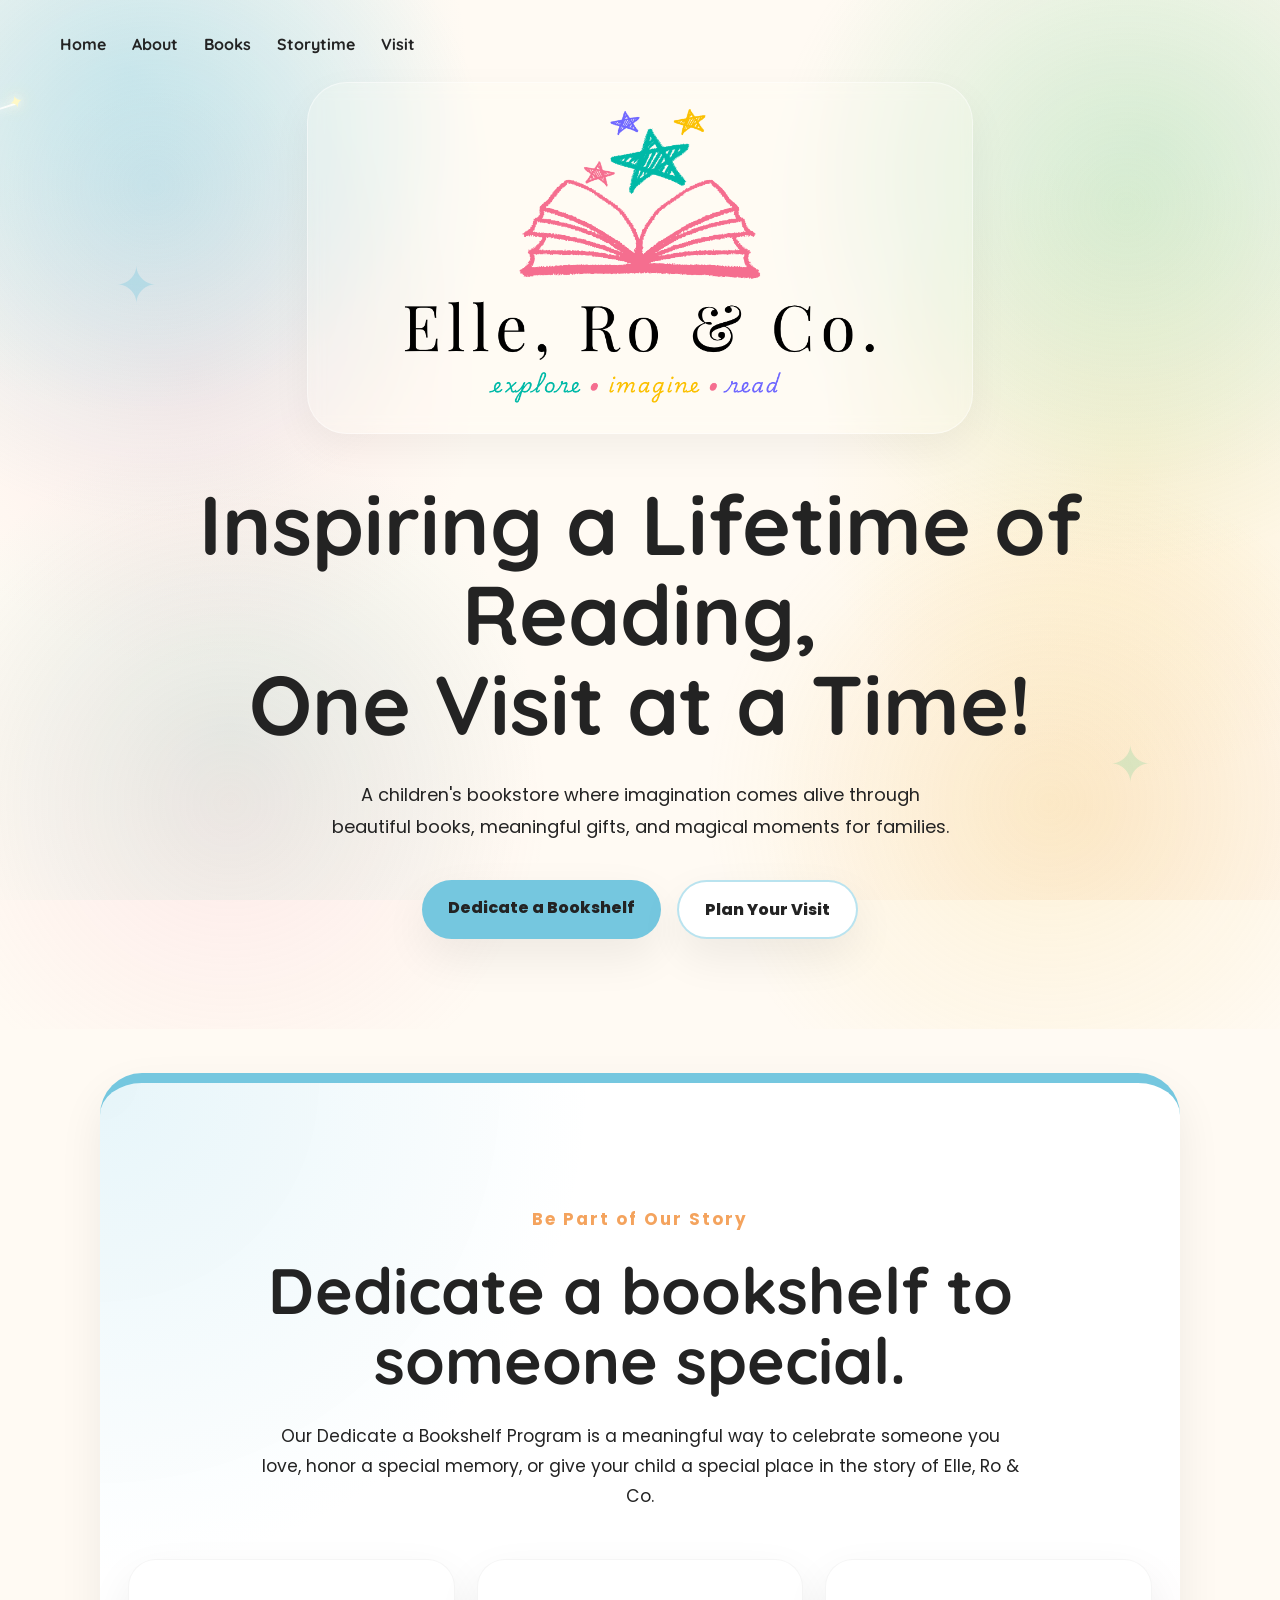
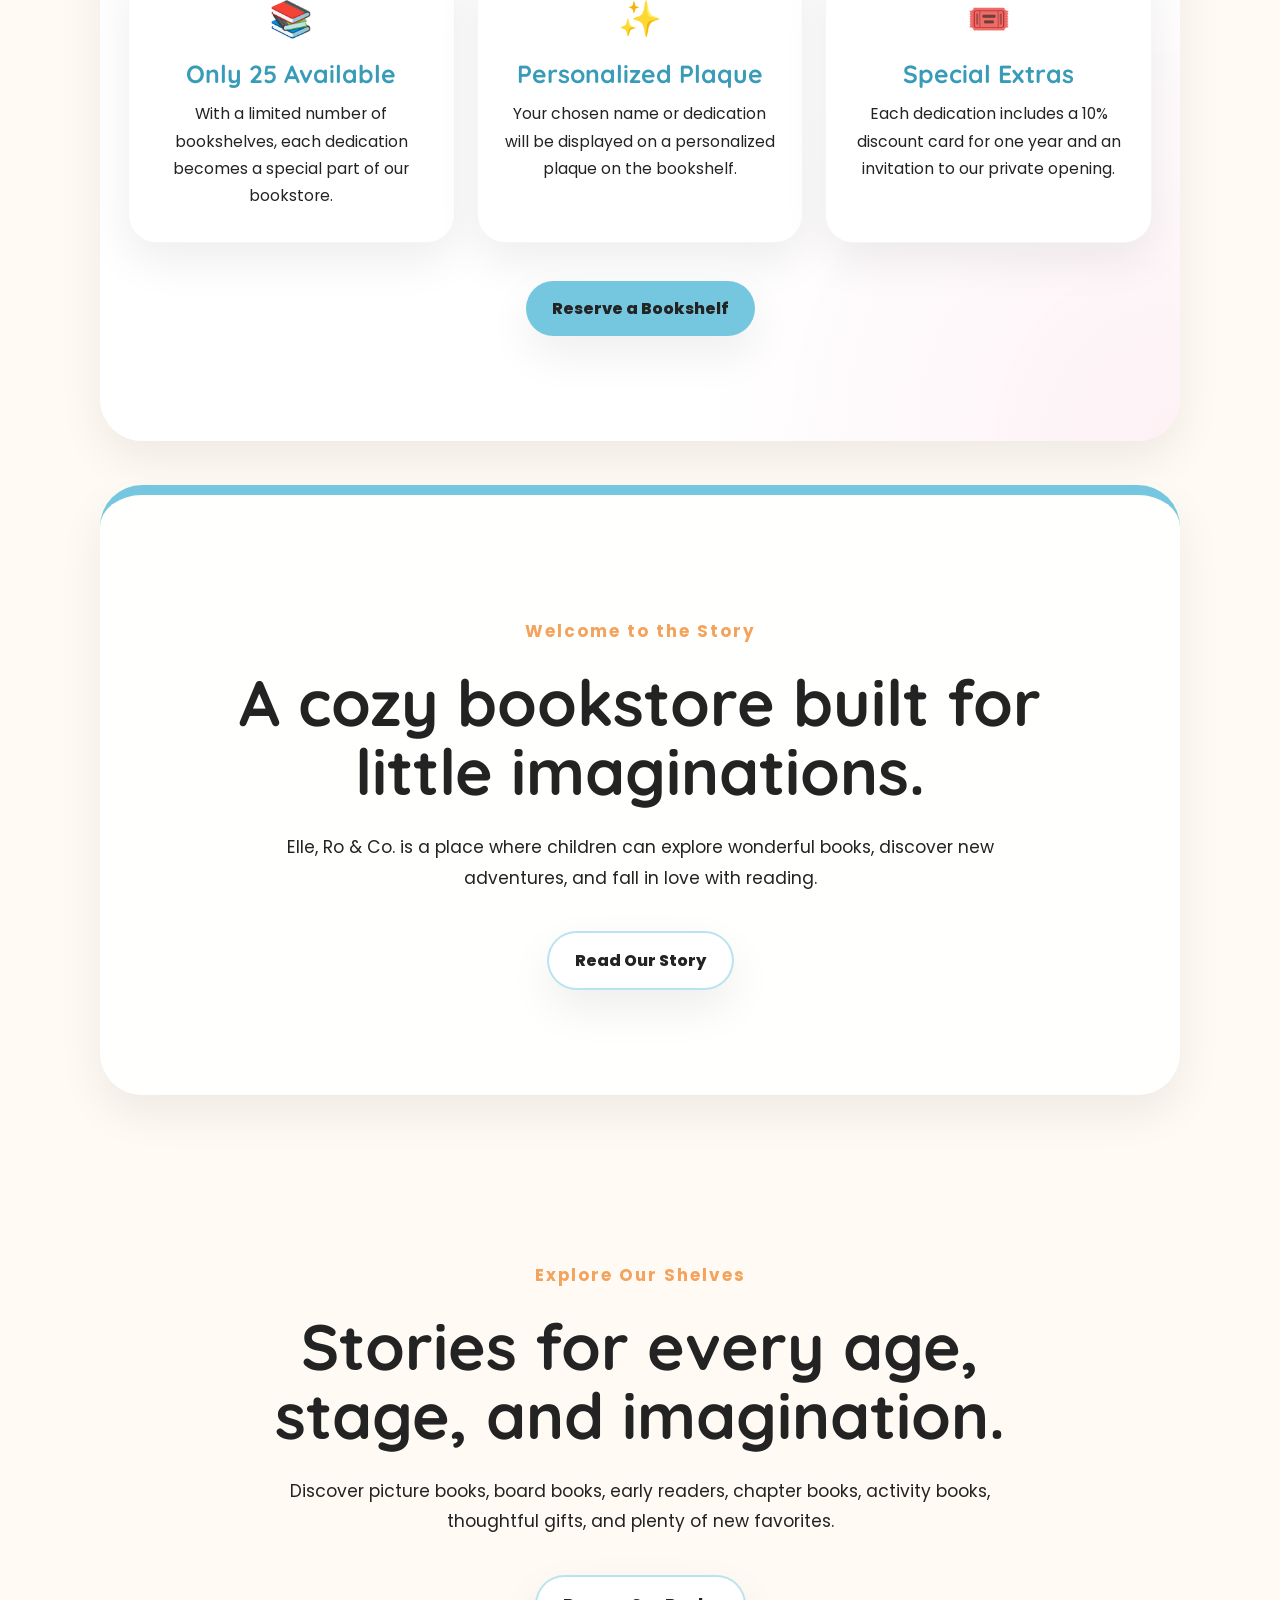
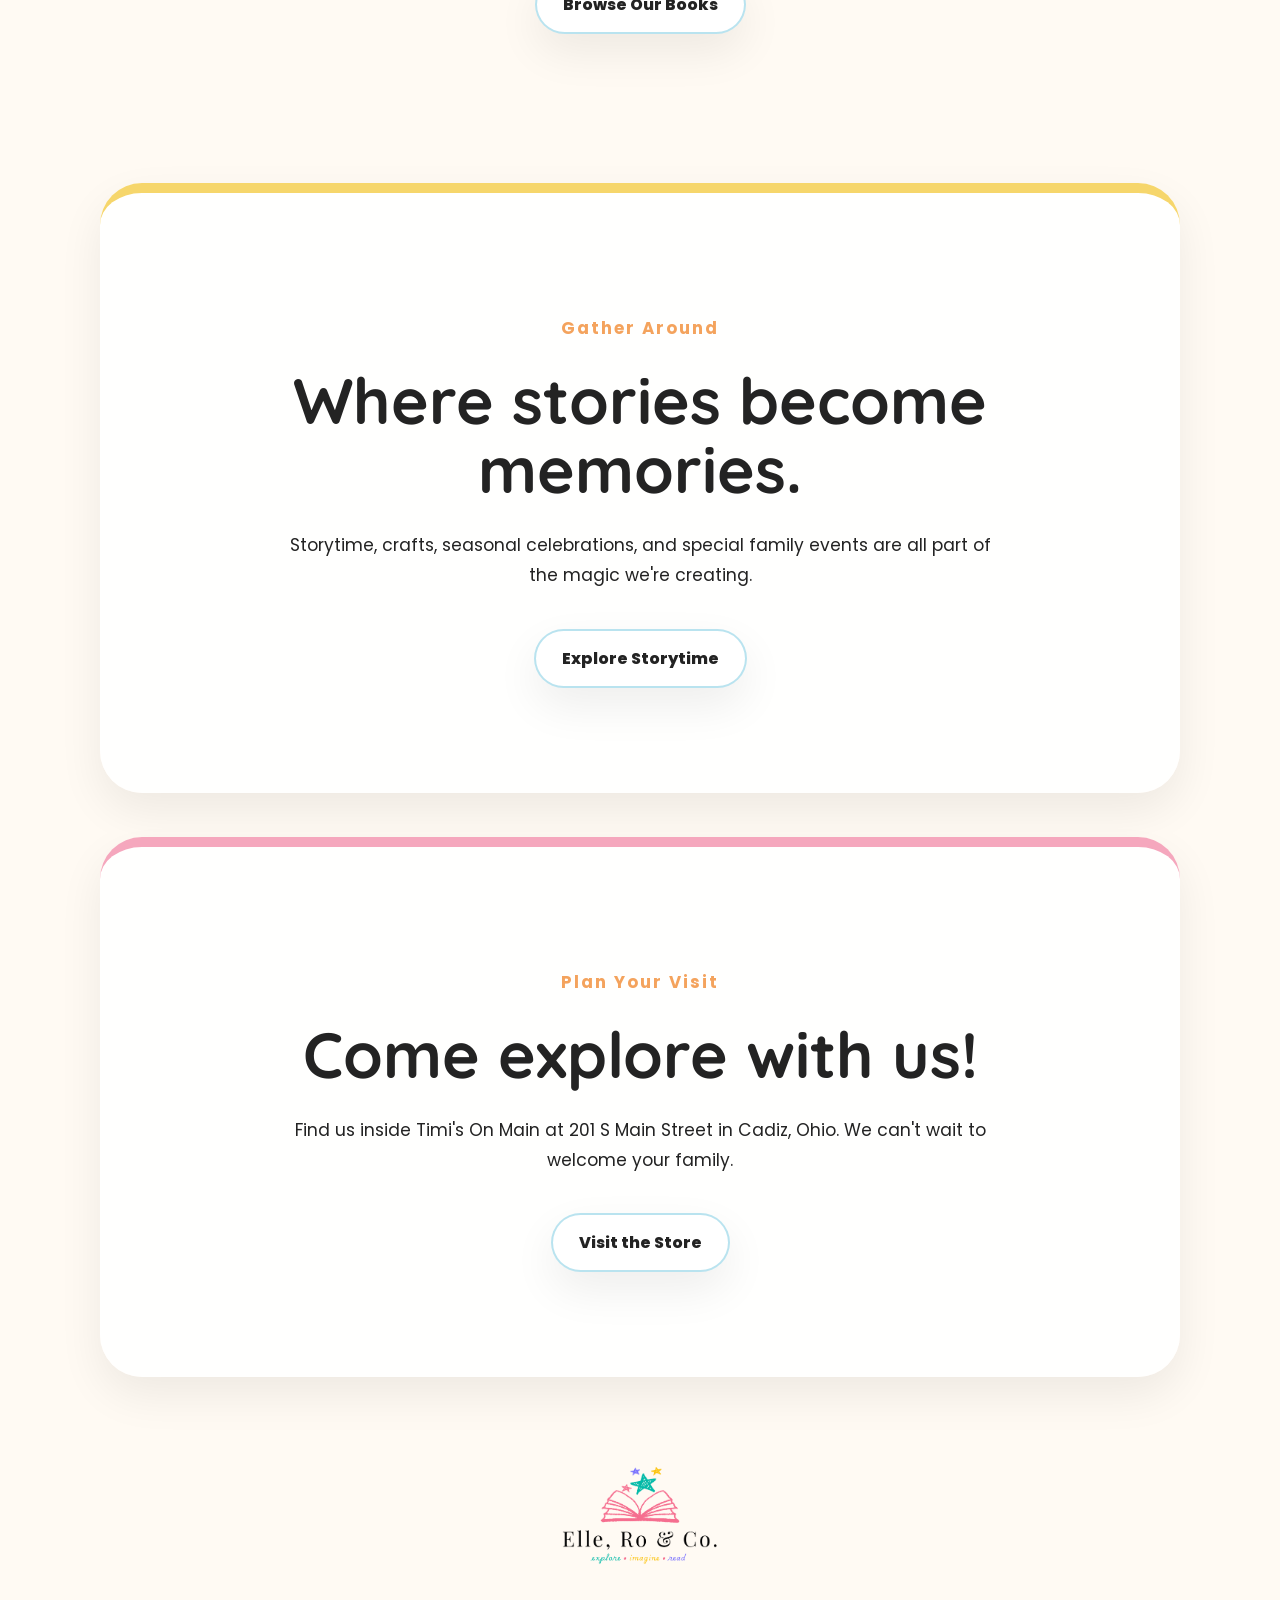
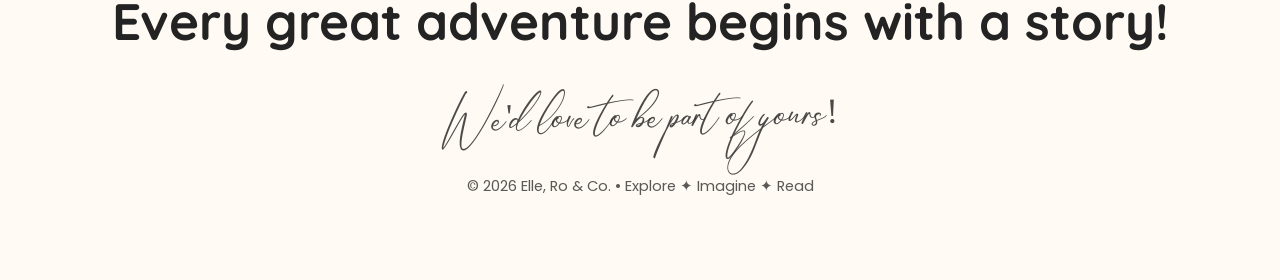
<file: index.html>
<!DOCTYPE html>
<html lang="en">
<head>
  <meta charset="UTF-8" />
  <meta name="viewport" content="width=device-width, initial-scale=1.0" />

  <title>Elle, Ro & Co. | Children’s Bookstore</title>

  <link rel="icon" type="image/png" href="/favicon.png" />
  <link rel="shortcut icon" type="image/png" href="/favicon.png" />
  <link rel="stylesheet" href="styles.css?v=2" />
</head>

<body>
  <div class="page-sparkles" aria-hidden="true">
  <span class="page-sparkle s1">✦</span>
  <span class="page-sparkle s2">✦</span>
  <span class="page-sparkle s3">✦</span>
  <span class="page-sparkle s4">✦</span>
  <span class="page-sparkle s5">✦</span>
  <span class="page-sparkle s6">✦</span>
  <span class="page-sparkle s7">✦</span>
  <span class="page-sparkle s8">✦</span>
  <span class="page-sparkle s9">✦</span>
  <span class="page-sparkle s10">✦</span>
  <span class="page-sparkle s11">✦</span>
  <span class="page-sparkle s12">✦</span>
  <span class="page-sparkle s13">✦</span>
  <span class="page-sparkle s14">✦</span>
  <span class="page-sparkle s15">✦</span>
  <span class="page-sparkle s16">✦</span>
</div>
  <header class="hero" id="home">
    <div class="shooting-star"></div>

    <nav class="nav">
     <div class="nav-links">
  <a href="index.html">Home</a>
  <a href="about.html">About</a>
  <a href="books.html">Books</a>
  <a href="storytime.html">Storytime</a>
  <a href="visit.html">Visit</a>
</div>

      <a href="index.html" class="logo-card">
        <img
          src="logo.png"
          alt="Elle, Ro & Co. logo"
          class="logo"
        />
      </a>
    </nav>

    <div class="hero-cloud cloud-one"></div>
    <div class="hero-cloud cloud-two"></div>

    <section class="hero-content">
      <h1>
        Inspiring a Lifetime of Reading,<br />
        One Visit at a Time!
      </h1>

      <p class="hero-text">
        A children's bookstore where imagination comes alive through beautiful
        books, meaningful gifts, and magical moments for families.
      </p>

     <div class="buttons">
  <a href="sponsor.html" class="btn primary">Dedicate a Bookshelf</a>
  <a href="visit.html" class="btn secondary">Plan Your Visit</a>
</div>
    </section>
  </header>

  <main>

  <section class="section bookshelf-feature">
    <p class="section-label">Be Part of Our Story</p>

    <h2>Dedicate a bookshelf to someone special.</h2>

    <p>
      Our Dedicate a Bookshelf Program is a meaningful way to celebrate
      someone you love, honor a special memory, or give your child a special
      place in the story of Elle, Ro &amp; Co.
    </p>

    <div class="dedication-details">

      <div class="dedication-card">
        <span>📚</span>
        <h3>Only 25 Available</h3>
        <p>
          With a limited number of bookshelves, each dedication becomes a
          special part of our bookstore.
        </p>
      </div>

      <div class="dedication-card">
        <span>✨</span>
        <h3>Personalized Plaque</h3>
        <p>
          Your chosen name or dedication will be displayed on a personalized
          plaque on the bookshelf.
        </p>
      </div>

      <div class="dedication-card">
        <span>🎟️</span>
        <h3>Special Extras</h3>
        <p>
          Each dedication includes a 10% discount card for one year and an
          invitation to our private opening.
        </p>
      </div>

    </div>

    <div class="buttons">
      <a href="sponsor.html" class="btn primary">
        Reserve a Bookshelf
      </a>
    </div>
  </section>


  <section class="section home-preview about">
    <p class="section-label">Welcome to the Story</p>

    <h2>A cozy bookstore built for little imaginations.</h2>

    <p>
      Elle, Ro &amp; Co. is a place where children can explore wonderful books,
      discover new adventures, and fall in love with reading.
    </p>

    <div class="buttons">
      <a href="about.html" class="btn secondary">Read Our Story</a>
    </div>
  </section>


  <section class="section home-preview books">
    <p class="section-label">Explore Our Shelves</p>

    <h2>Stories for every age, stage, and imagination.</h2>

    <p>
      Discover picture books, board books, early readers, chapter books,
      activity books, thoughtful gifts, and plenty of new favorites.
    </p>

    <div class="buttons">
      <a href="books.html" class="btn secondary">Browse Our Books</a>
    </div>
  </section>


  <section class="section home-preview events">
    <p class="section-label">Gather Around</p>

    <h2>Where stories become memories.</h2>

    <p>
      Storytime, crafts, seasonal celebrations, and special family events are
      all part of the magic we're creating.
    </p>

    <div class="buttons">
      <a href="storytime.html" class="btn secondary">
        Explore Storytime
      </a>
    </div>
  </section>


  <section class="section home-preview visit">
    <p class="section-label">Plan Your Visit</p>

    <h2>Come explore with us!</h2>

    <p>
      Find us inside Timi's On Main at 201 S Main Street in Cadiz, Ohio.
      We can't wait to welcome your family.
    </p>

    <div class="buttons">
      <a href="visit.html" class="btn secondary">Visit the Store</a>
    </div>
  </section>

</main>

  <footer class="footer">
    <img
      src="logo.png"
      alt="Elle, Ro & Co. logo"
      class="footer-logo"
    />

    <h2>Every great adventure begins with a story!</h2>

    <p class="signature-line">
      We'd love to be part of yours!
    </p>

    <p class="copyright">
      © 2026 Elle, Ro &amp; Co. • Explore ✦ Imagine ✦ Read
    </p>
  </footer>

  <script src="script.js"></script>
</body>
</html>
</file>
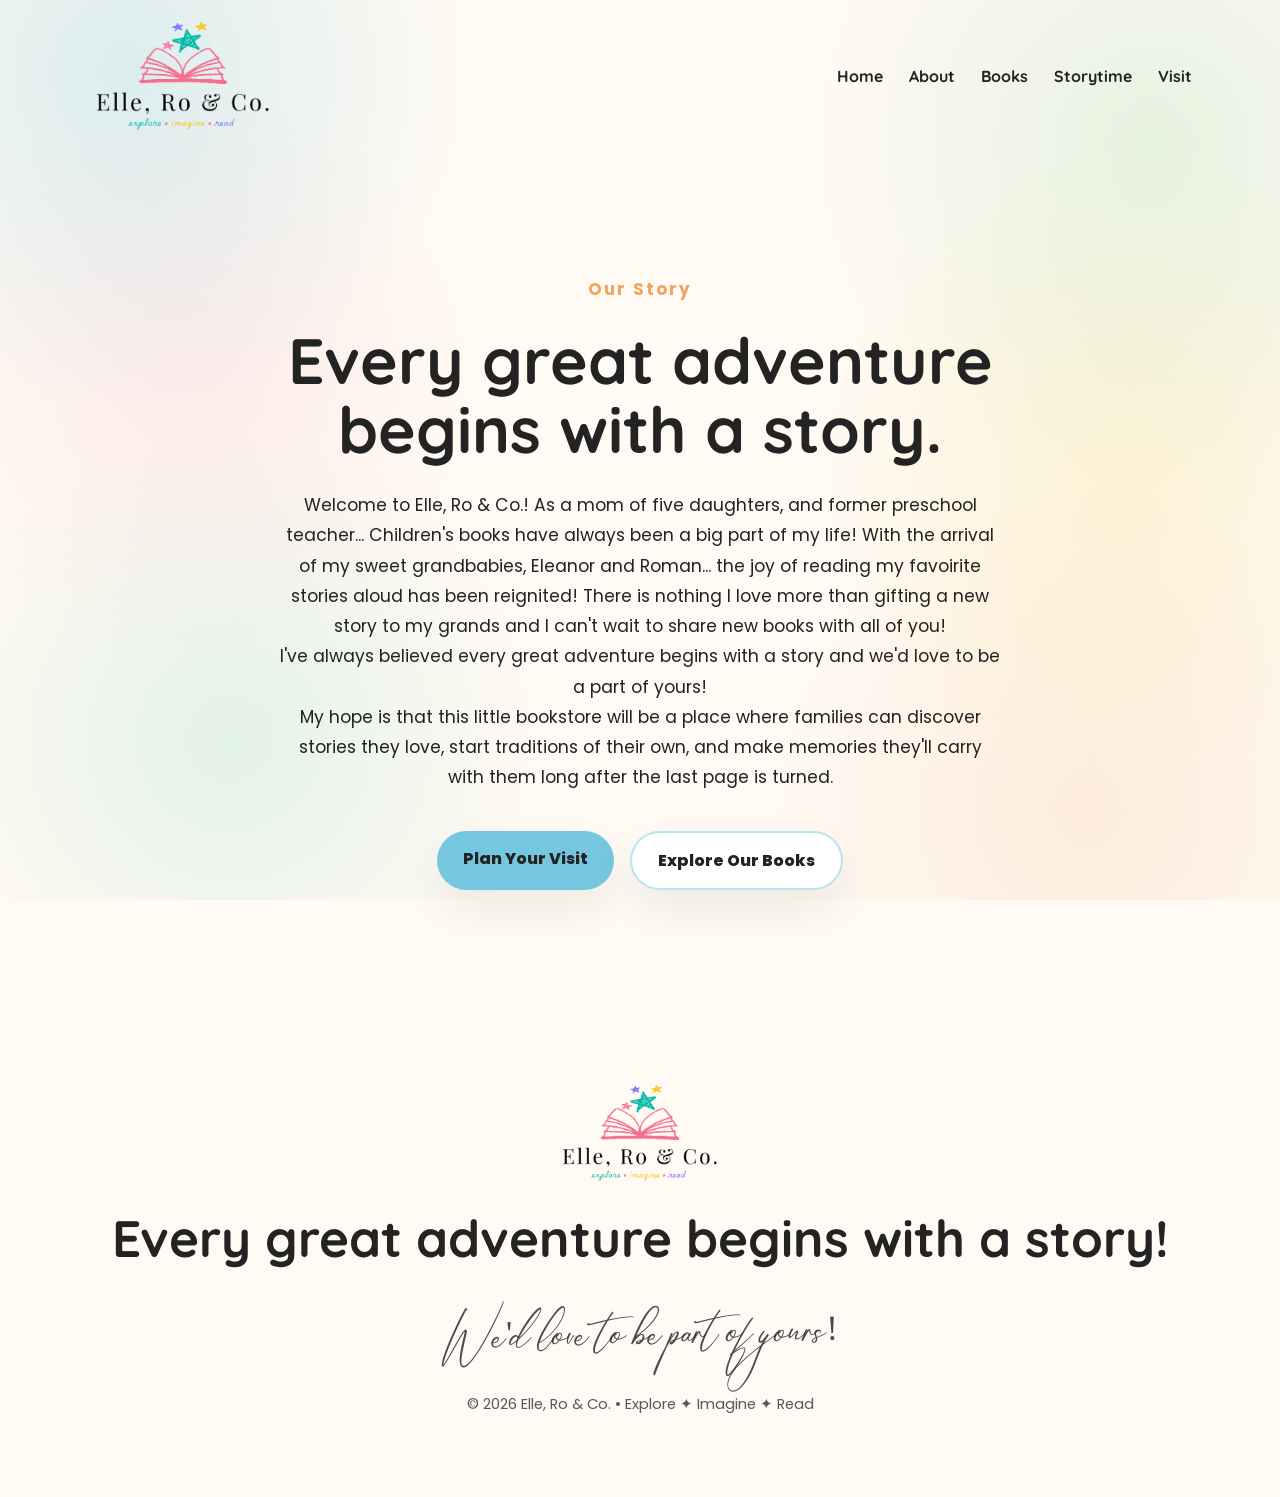
<file: about.html>
<!DOCTYPE html>
<html lang="en">
<head>
  <meta charset="UTF-8" />
  <meta name="viewport" content="width=device-width, initial-scale=1.0" />

  <title>Elle, Ro & Co. | Children’s Bookstore</title>

  <link rel="icon" type="image/png" href="/favicon.png" />
  <link rel="shortcut icon" type="image/png" href="/favicon.png" />
  <link rel="stylesheet" href="styles.css" />
</head>

<body>
  <div class="page-sparkles" aria-hidden="true">
  <span class="page-sparkle s1">✦</span>
  <span class="page-sparkle s2">✦</span>
  <span class="page-sparkle s3">✦</span>
  <span class="page-sparkle s4">✦</span>
  <span class="page-sparkle s5">✦</span>
  <span class="page-sparkle s6">✦</span>
  <span class="page-sparkle s7">✦</span>
  <span class="page-sparkle s8">✦</span>
  <span class="page-sparkle s9">✦</span>
  <span class="page-sparkle s10">✦</span>
  <span class="page-sparkle s11">✦</span>
  <span class="page-sparkle s12">✦</span>
  <span class="page-sparkle s13">✦</span>
  <span class="page-sparkle s14">✦</span>
  <span class="page-sparkle s15">✦</span>
  <span class="page-sparkle s16">✦</span>
</div>
  <header class="inner-header">
  <nav class="inner-nav">
    <a href="index.html" class="inner-logo-link">
      <img
        src="logo.png"
        alt="Elle, Ro & Co. logo"
        class="inner-logo"
      />
    </a>

    <div class="inner-nav-links">
      <a href="index.html">Home</a>
      <a href="about.html">About</a>
      <a href="books.html">Books</a>
      <a href="storytime.html">Storytime</a>
      <a href="visit.html">Visit</a>
    </div>
  </nav>
</header>
  <main>
  <section class="section about-page">
    <p class="section-label">Our Story</p>

    <h2>Every great adventure begins with a story.</h2>

    <p>
      Welcome to Elle, Ro &amp; Co.! As a mom of five daughters, and former preschool teacher... Children's books have always been a big part of my life! With the arrival of my sweet grandbabies, Eleanor and Roman... the joy of reading my favoirite stories aloud has been reignited! There is nothing I love more than gifting a new story to my grands and I can't wait to share new books with all of you!
    </p>

    <p>
      I've always believed every great adventure begins with a story and we'd love to be a part of yours!
    </p>

    <p>
      My hope is that this little bookstore will be a place where families can discover stories they love, start traditions of their own, and make memories they'll carry with them long after the last page is turned.
    </p>

    <div class="buttons">
      <a href="visit.html" class="btn primary">Plan Your Visit</a>
      <a href="books.html" class="btn secondary">Explore Our Books</a>
    </div>
  </section>
</main>

  <footer class="footer">
    <img
      src="logo.png"
      alt="Elle, Ro & Co. logo"
      class="footer-logo"
    />

    <h2>Every great adventure begins with a story!</h2>

    <p class="signature-line">
      We'd love to be part of yours!
    </p>

    <p class="copyright">
      © 2026 Elle, Ro &amp; Co. • Explore ✦ Imagine ✦ Read
    </p>
  </footer>

  <script src="script.js"></script>
</body>
</html>
</file>
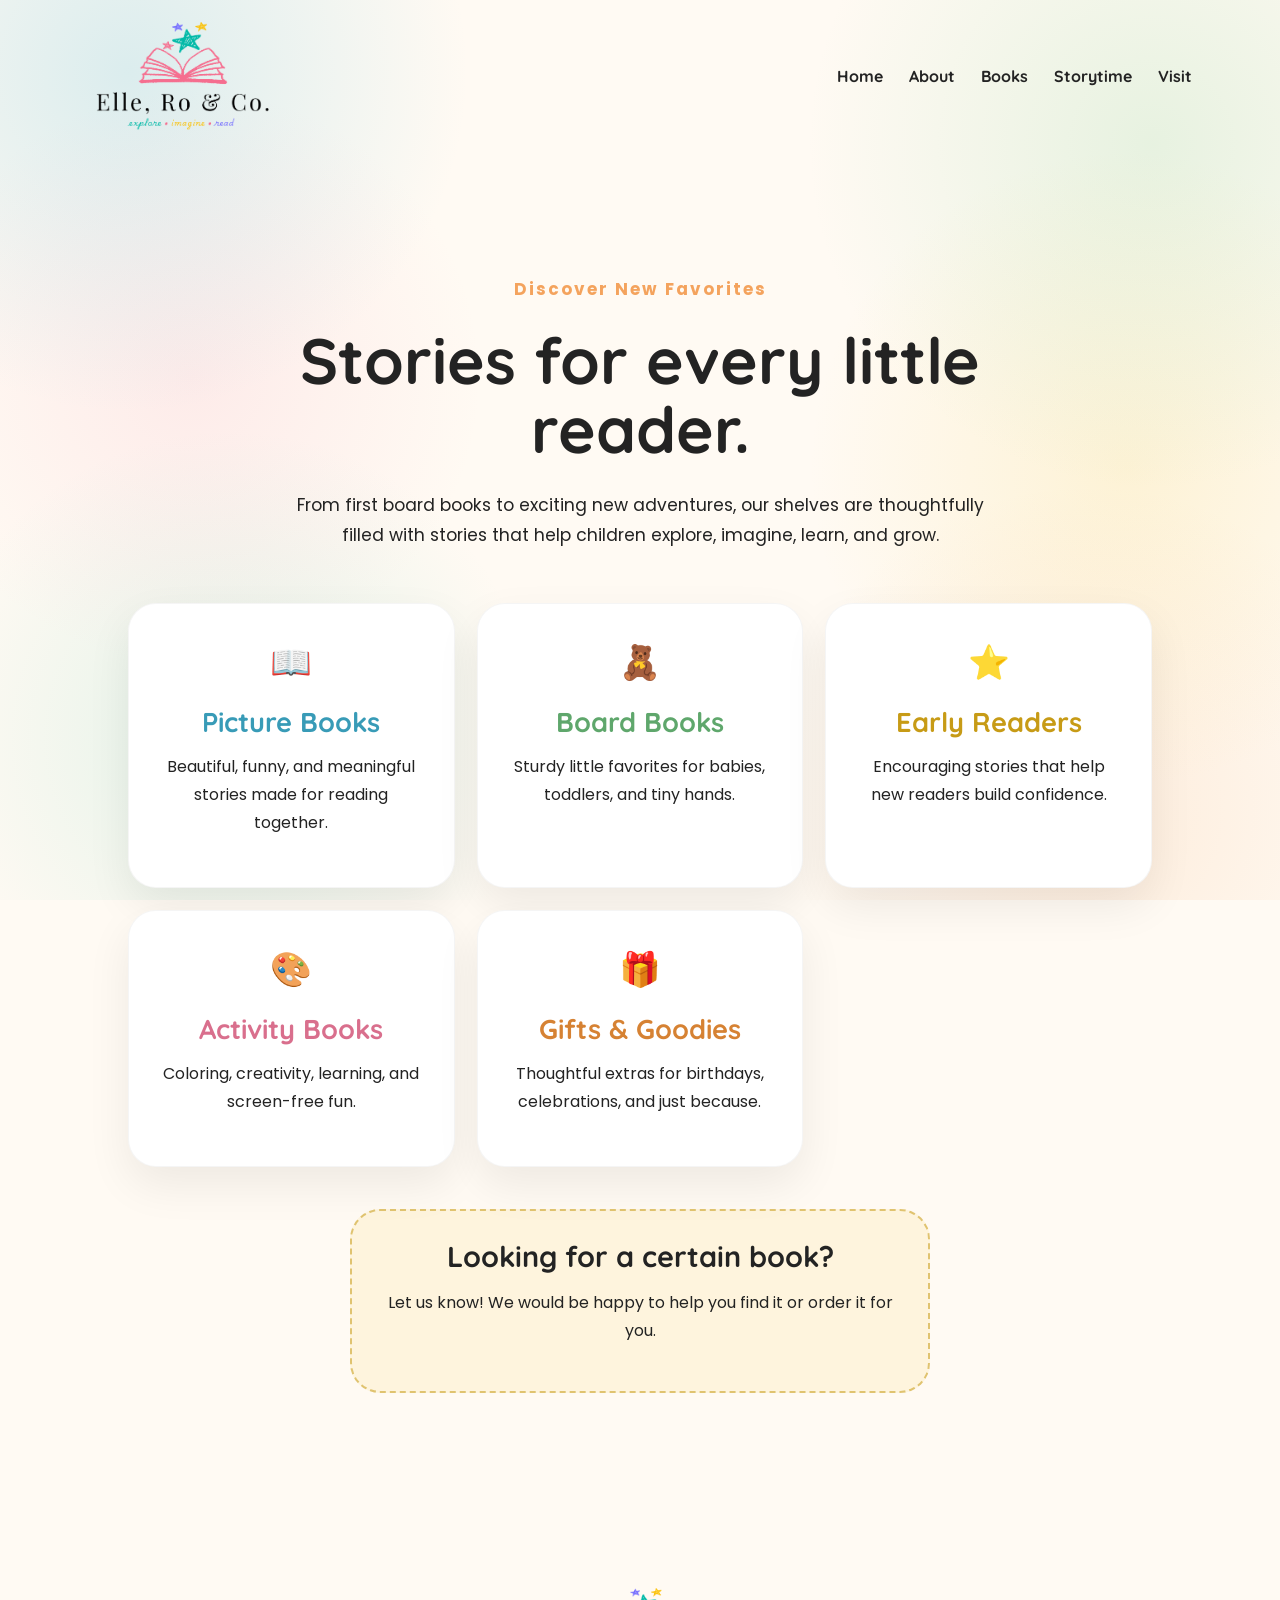
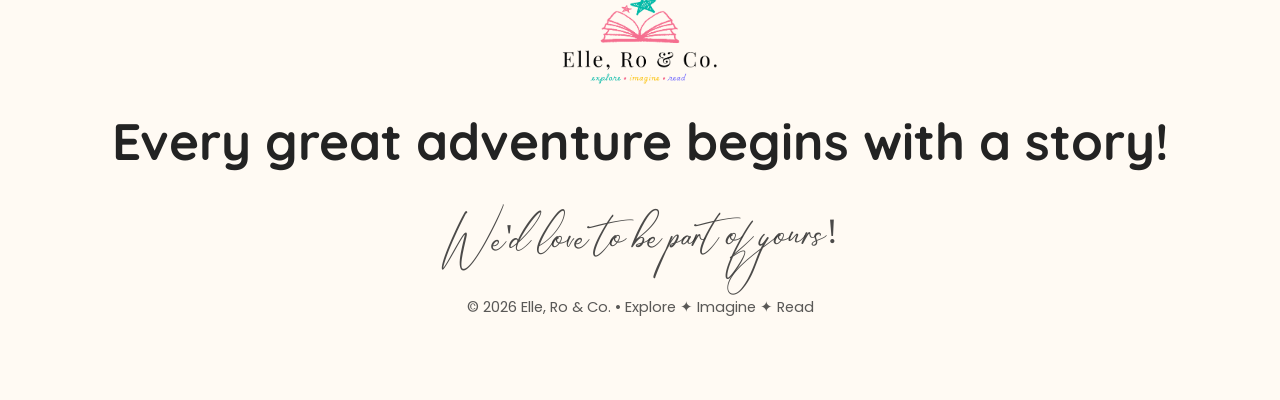
<file: books.html>
<!DOCTYPE html>
<html lang="en">
<head>
  <meta charset="UTF-8" />
  <meta name="viewport" content="width=device-width, initial-scale=1.0" />

  <title>Elle, Ro & Co. | Children’s Bookstore</title>

  <link rel="icon" type="image/png" href="/favicon.png" />
  <link rel="shortcut icon" type="image/png" href="/favicon.png" />
  <link rel="stylesheet" href="styles.css" />
</head>

<body>
  <div class="page-sparkles" aria-hidden="true">
  <span class="page-sparkle s1">✦</span>
  <span class="page-sparkle s2">✦</span>
  <span class="page-sparkle s3">✦</span>
  <span class="page-sparkle s4">✦</span>
  <span class="page-sparkle s5">✦</span>
  <span class="page-sparkle s6">✦</span>
  <span class="page-sparkle s7">✦</span>
  <span class="page-sparkle s8">✦</span>
  <span class="page-sparkle s9">✦</span>
  <span class="page-sparkle s10">✦</span>
  <span class="page-sparkle s11">✦</span>
  <span class="page-sparkle s12">✦</span>
  <span class="page-sparkle s13">✦</span>
  <span class="page-sparkle s14">✦</span>
  <span class="page-sparkle s15">✦</span>
  <span class="page-sparkle s16">✦</span>
</div>
  <header class="inner-header">
  <nav class="inner-nav">
    <a href="index.html" class="inner-logo-link">
      <img
        src="logo.png"
        alt="Elle, Ro & Co. logo"
        class="inner-logo"
      />
    </a>
    <div class="inner-nav-links">
      <a href="index.html">Home</a>
      <a href="about.html">About</a>
      <a href="books.html">Books</a>
      <a href="storytime.html">Storytime</a>
      <a href="visit.html">Visit</a>
    </div>
  </nav>
</header>
  <main>
  <section class="section books">
    <p class="section-label">Discover New Favorites</p>

    <h2>Stories for every little reader.</h2>

    <p>
      From first board books to exciting new adventures, our shelves are
      thoughtfully filled with stories that help children explore, imagine,
      learn, and grow.
    </p>

    <div class="book-grid">
      <article class="shelf-book blue">
        <span>📖</span>
        <h3>Picture Books</h3>
        <p>
          Beautiful, funny, and meaningful stories made for reading together.
        </p>
      </article>

      <article class="shelf-book green">
        <span>🧸</span>
        <h3>Board Books</h3>
        <p>
          Sturdy little favorites for babies, toddlers, and tiny hands.
        </p>
      </article>

      <article class="shelf-book yellow">
        <span>⭐</span>
        <h3>Early Readers</h3>
        <p>
          Encouraging stories that help new readers build confidence.
        </p>
      </article>

      <article class="shelf-book pink">
        <span>🎨</span>
        <h3>Activity Books</h3>
        <p>
          Coloring, creativity, learning, and screen-free fun.
        </p>
      </article>

      <article class="shelf-book orange">
        <span>🎁</span>
        <h3>Gifts &amp; Goodies</h3>
        <p>
          Thoughtful extras for birthdays, celebrations, and just because.
        </p>
      </article>
    </div>

    <div class="event-box">
      <h3>Looking for a certain book?</h3>

      <p>
        Let us know! We would be happy to help you find it or order it for you.
      </p>
    </div>
  </section>
</main>

  <footer class="footer">
    <img
      src="logo.png"
      alt="Elle, Ro & Co. logo"
      class="footer-logo"
    />

    <h2>Every great adventure begins with a story!</h2>

    <p class="signature-line">
      We'd love to be part of yours!
    </p>

    <p class="copyright">
      © 2026 Elle, Ro &amp; Co. • Explore ✦ Imagine ✦ Read
    </p>
  </footer>

  <script src="script.js"></script>
</body>
</html>
</file>
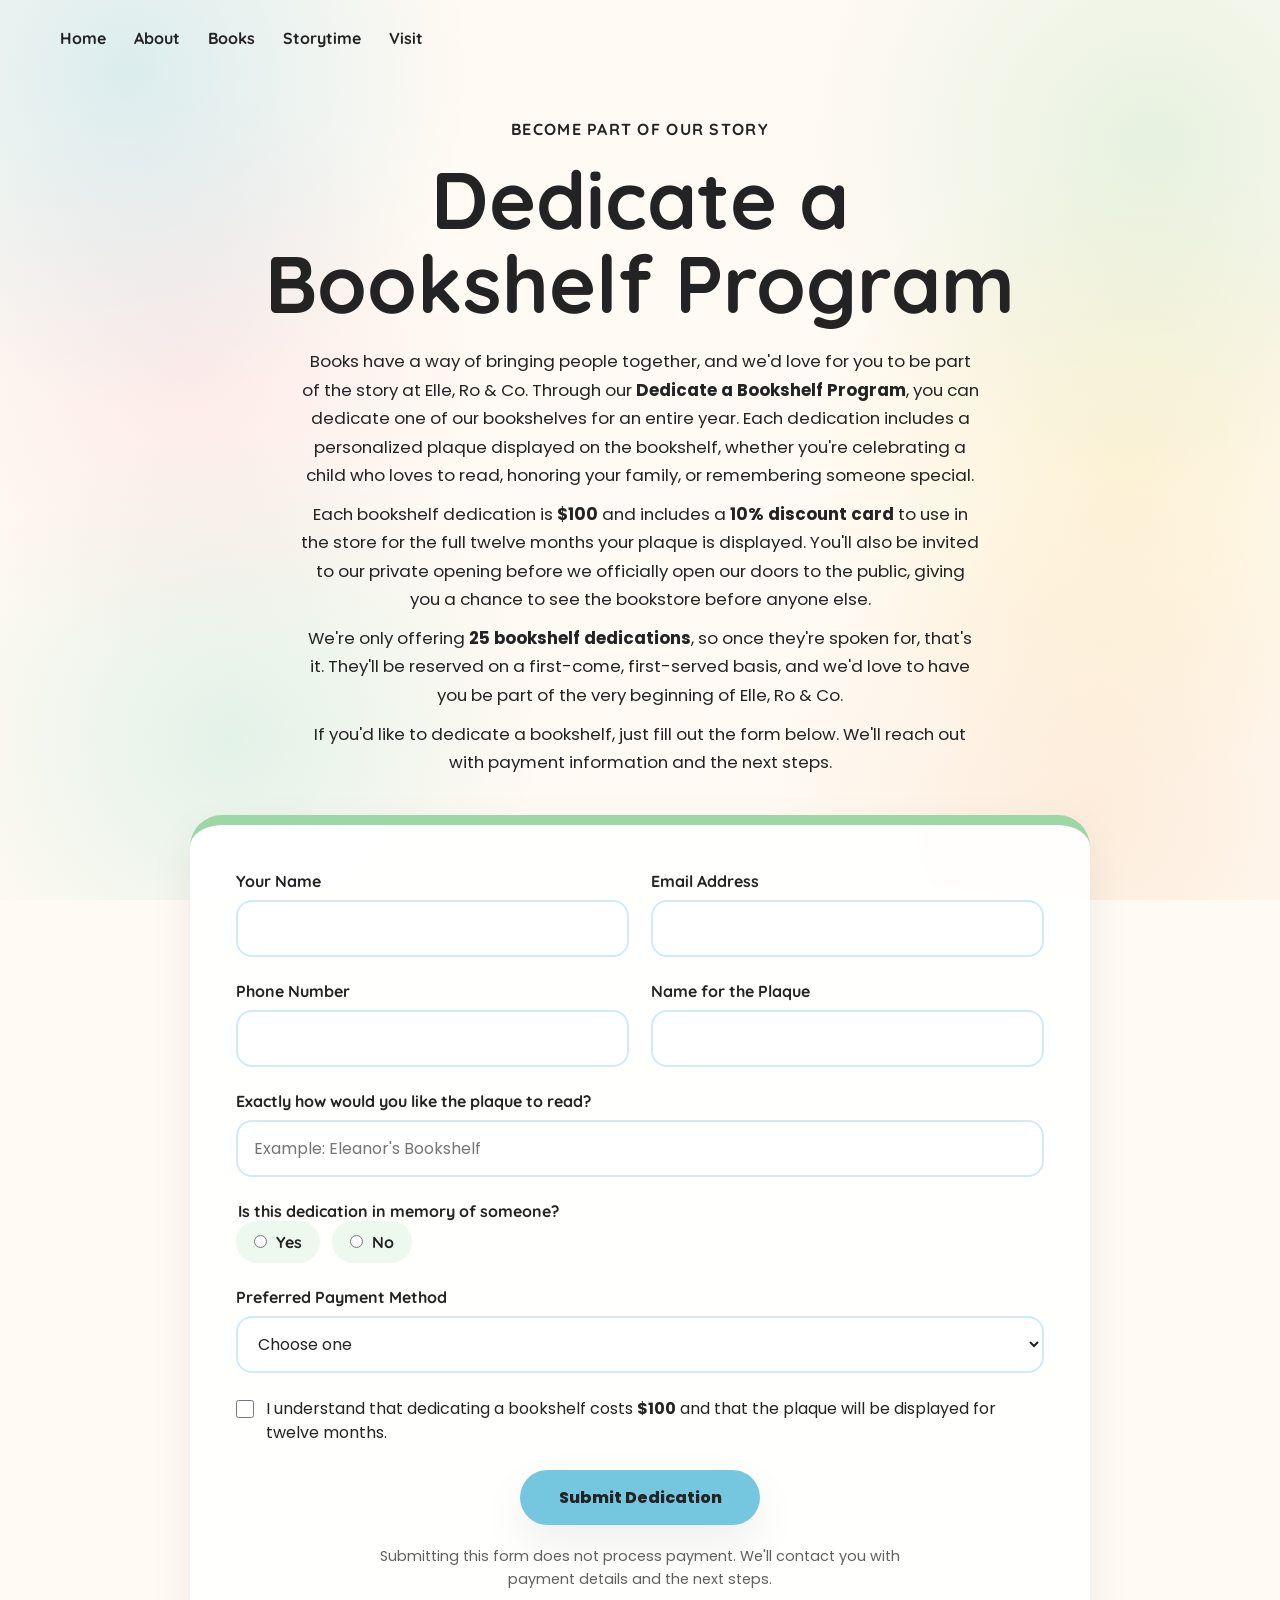
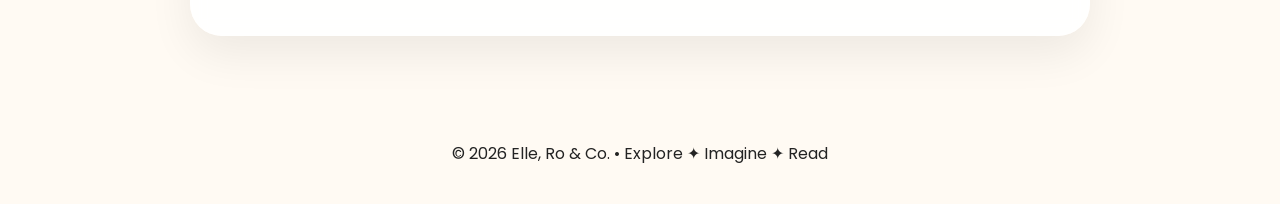
<file: sponsor.html>
<!DOCTYPE html>
<html lang="en">
<head>
  <meta charset="UTF-8" />
  <meta name="viewport" content="width=device-width, initial-scale=1.0" />

  <title>Dedicate a Bookshelf | Elle, Ro & Co.</title>

  <link rel="icon" type="image/png" href="favicon.png" />
  <link rel="shortcut icon" type="image/png" href="favicon.png" />

  <!-- Keep your main website stylesheet for fonts, colors, buttons, etc. -->
  <link rel="stylesheet" href="styles.css" />

  <style>
    /* =========================================
       SPONSOR PAGE RESET
    ========================================= */

    .sponsor-page-new,
    .sponsor-page-new * {
      box-sizing: border-box;
    }

    .sponsor-page-new {
      min-height: 100vh;
      margin: 0;
      overflow-x: hidden;
    }

    /* =========================================
       HEADER
    ========================================= */

    .sponsor-new-header {
      width: 100%;
      padding: 28px 24px 12px;
      position: relative;
      z-index: 2;
    }

    .sponsor-new-nav {
      width: 100%;
      max-width: 1160px;
      margin: 0 auto;
    }

    .sponsor-new-nav-links {
      display: flex;
      align-items: center;
      justify-content: flex-start;
      gap: 28px;
      flex-wrap: wrap;
    }

    .sponsor-new-nav-links a {
      text-decoration: none;
      color: var(--ink, #2f2f2f);
      font-family: 'Quicksand', sans-serif;
      font-weight: 700;
    }

    /* =========================================
       MAIN PAGE WRAPPER
    ========================================= */

    .sponsor-new-main {
      width: 100%;
      padding: 55px 24px 80px;
      position: relative;
      z-index: 1;
    }

    .sponsor-new-container {
      width: 100%;
      max-width: 900px;
      margin: 0 auto;
    }

    /* =========================================
       INTRO
    ========================================= */

    .sponsor-new-intro {
      width: 100%;
      max-width: 760px;
      margin: 0 auto 38px;
      text-align: center;
    }

    .sponsor-new-label {
      margin: 0 0 14px;
      font-family: 'Quicksand', sans-serif;
      font-weight: 700;
      letter-spacing: 0.08em;
      text-transform: uppercase;
    }

    .sponsor-new-title {
      margin: 0 0 22px;
      font-size: clamp(2.8rem, 7vw, 5rem);
      line-height: 1.05;
    }

    .sponsor-new-intro-text {
      max-width: 680px;
      margin: 10px auto 0;
      font-size: 1.05rem;
      line-height: 1.7;
    }

    /* =========================================
       FORM CARD
    ========================================= */

    .sponsor-new-card {
      width: 100%;
      padding: 46px;
      background: rgba(255, 255, 255, 0.92);
      border-top: 10px solid var(--green, #9bd8a5);
      border-radius: 32px;
      box-shadow: var(--shadow, 0 18px 45px rgba(0, 0, 0, 0.1));
      backdrop-filter: blur(8px);
    }

    .sponsor-new-form {
      width: 100%;
      display: grid;
      gap: 24px;
    }

    .sponsor-new-row {
      display: grid;
      grid-template-columns: repeat(2, minmax(0, 1fr));
      gap: 22px;
    }

    .sponsor-new-field {
      display: grid;
      gap: 9px;
      min-width: 0;
      margin: 0;
      padding: 0;
      border: 0;
    }

    .sponsor-new-field label,
    .sponsor-new-field legend {
      font-family: 'Quicksand', sans-serif;
      font-size: 1rem;
      font-weight: 700;
      color: var(--ink, #2f2f2f);
    }

    .sponsor-new-field input,
    .sponsor-new-field select {
      display: block;
      width: 100%;
      min-width: 0;
      min-height: 52px;
      margin: 0;
      padding: 14px 16px;
      border: 2px solid rgba(117, 199, 223, 0.35);
      border-radius: 16px;
      background: rgba(255, 255, 255, 0.96);
      color: var(--ink, #2f2f2f);
      font: inherit;
      outline: none;
    }

    .sponsor-new-field input:focus,
    .sponsor-new-field select:focus {
      border-color: var(--blue, #75c7df);
      box-shadow: 0 0 0 4px rgba(117, 199, 223, 0.16);
    }

    /* =========================================
       CHOICES
    ========================================= */

    .sponsor-new-choice-row {
      display: flex;
      gap: 12px;
      flex-wrap: wrap;
    }

    .sponsor-new-choice {
      display: inline-flex;
      align-items: center;
      gap: 9px;
      padding: 11px 18px;
      border-radius: 999px;
      background: rgba(155, 216, 165, 0.18);
      cursor: pointer;
    }

    .sponsor-new-choice input {
      width: auto;
      min-height: 0;
      margin: 0;
      accent-color: var(--green, #9bd8a5);
    }

    /* =========================================
       AGREEMENT
    ========================================= */

    .sponsor-new-agreement {
      display: flex;
      align-items: flex-start;
      gap: 12px;
      line-height: 1.55;
      cursor: pointer;
    }

    .sponsor-new-agreement input {
      width: 18px;
      height: 18px;
      margin: 3px 0 0;
      flex: 0 0 auto;
      accent-color: var(--blue, #75c7df);
    }

    /* =========================================
       BUTTON + NOTE
    ========================================= */

    .sponsor-new-submit {
      width: auto;
      min-width: 240px;
      justify-self: center;
      border: 0;
      cursor: pointer;
      font-family: 'Poppins', sans-serif;
      font-size: 1rem;
    }

    .sponsor-new-note {
      max-width: 560px;
      margin: -4px auto 0;
      text-align: center;
      font-size: 0.9rem;
      line-height: 1.55;
      opacity: 0.72;
    }

    /* =========================================
       FOOTER
    ========================================= */

    .sponsor-new-footer {
      padding: 24px 20px 36px;
      text-align: center;
    }

    .sponsor-new-footer p {
      margin: 0;
    }

    /* =========================================
       MOBILE
    ========================================= */

    @media (max-width: 700px) {
      .sponsor-new-header {
        padding: 22px 18px 8px;
      }

      .sponsor-new-nav-links {
        gap: 14px 18px;
      }

      .sponsor-new-main {
        padding: 36px 18px 65px;
      }

      .sponsor-new-intro {
        margin-bottom: 28px;
      }

      .sponsor-new-title {
        margin-bottom: 16px;
        font-size: clamp(2.5rem, 13vw, 3.8rem);
      }

      .sponsor-new-intro-text {
        font-size: 0.98rem;
        line-height: 1.65;
      }

      .sponsor-new-card {
        padding: 28px 20px;
        border-radius: 24px;
        border-top-width: 8px;
      }

      .sponsor-new-row {
        grid-template-columns: 1fr;
        gap: 21px;
      }

      .sponsor-new-choice-row {
        flex-direction: column;
      }

      .sponsor-new-choice {
        width: 100%;
        border-radius: 16px;
      }

      .sponsor-new-submit {
        width: 100%;
        min-width: 0;
      }
    }

    @media (max-width: 380px) {
      .sponsor-new-main {
        padding-left: 14px;
        padding-right: 14px;
      }

      .sponsor-new-card {
        padding: 24px 16px;
      }
    }
  </style>
</head>

<body class="sponsor-page-new">

  <div class="page-sparkles" aria-hidden="true">
    <span class="page-sparkle s1">✦</span>
    <span class="page-sparkle s2">✦</span>
    <span class="page-sparkle s3">✦</span>
    <span class="page-sparkle s4">✦</span>
    <span class="page-sparkle s5">✦</span>
    <span class="page-sparkle s6">✦</span>
    <span class="page-sparkle s7">✦</span>
    <span class="page-sparkle s8">✦</span>
  </div>

  <header class="sponsor-new-header">
    <nav class="sponsor-new-nav">
      <div class="sponsor-new-nav-links">
        <a href="index.html">Home</a>
        <a href="index.html#about">About</a>
        <a href="index.html#books">Books</a>
        <a href="index.html#events">Storytime</a>
        <a href="index.html#visit">Visit</a>
      </div>
    </nav>
  </header>

 <main class="sponsor-new-main">
  <div class="sponsor-new-container">

    <section class="sponsor-new-intro">
      <p class="sponsor-new-label">Become Part of Our Story</p>

      <h1 class="sponsor-new-title">
        Dedicate a Bookshelf Program
      </h1>

      <p class="sponsor-new-intro-text">
        Books have a way of bringing people together, and we'd love for you to
        be part of the story at Elle, Ro &amp; Co. Through our
        <strong>Dedicate a Bookshelf Program</strong>, you can dedicate one of
        our bookshelves for an entire year. Each dedication includes a
        personalized plaque displayed on the bookshelf, whether you're
        celebrating a child who loves to read, honoring your family, or
        remembering someone special.
      </p>

      <p class="sponsor-new-intro-text">
        Each bookshelf dedication is <strong>$100</strong> and includes a
        <strong>10% discount card</strong> to use in the store for the full
        twelve months your plaque is displayed. You'll also be invited to our
        private opening before we officially open our doors to the public,
        giving you a chance to see the bookstore before anyone else.
      </p>

      <p class="sponsor-new-intro-text">
        We're only offering <strong>25 bookshelf dedications</strong>, so once
        they're spoken for, that's it. They'll be reserved on a first-come,
        first-served basis, and we'd love to have you be part of the very
        beginning of Elle, Ro &amp; Co.
      </p>

      <p class="sponsor-new-intro-text">
        If you'd like to dedicate a bookshelf, just fill out the form below.
        We'll reach out with payment information and the next steps.
      </p>
    </section>

    <section class="sponsor-new-card">
      <form
        action="https://formspree.io/f/mlgyqdkq"
        method="POST"
        class="sponsor-new-form"
      >

        <div class="sponsor-new-row">
          <div class="sponsor-new-field">
            <label for="contact-name">Your Name</label>

            <input
              type="text"
              id="contact-name"
              name="Contact Name"
              autocomplete="name"
              required
            />
          </div>

          <div class="sponsor-new-field">
            <label for="email">Email Address</label>

            <input
              type="email"
              id="email"
              name="Email Address"
              autocomplete="email"
              required
            />
          </div>
        </div>

        <div class="sponsor-new-row">
          <div class="sponsor-new-field">
            <label for="phone">Phone Number</label>

            <input
              type="tel"
              id="phone"
              name="Phone Number"
              autocomplete="tel"
            />
          </div>

          <div class="sponsor-new-field">
            <label for="plaque-name">Name for the Plaque</label>

            <input
              type="text"
              id="plaque-name"
              name="Name for the Plaque"
              required
            />
          </div>
        </div>

        <div class="sponsor-new-field">
          <label for="plaque-wording">
            Exactly how would you like the plaque to read?
          </label>

          <input
            type="text"
            id="plaque-wording"
            name="Plaque Wording"
            placeholder="Example: Eleanor's Bookshelf"
            required
          />
        </div>

        <fieldset class="sponsor-new-field">
          <legend>Is this dedication in memory of someone?</legend>

          <div class="sponsor-new-choice-row">
            <label class="sponsor-new-choice">
              <input
                type="radio"
                name="In Memoriam"
                value="Yes"
                required
              />
              <span>Yes</span>
            </label>

            <label class="sponsor-new-choice">
              <input
                type="radio"
                name="In Memoriam"
                value="No"
                required
              />
              <span>No</span>
            </label>
          </div>
        </fieldset>

        <div class="sponsor-new-field">
          <label for="payment">Preferred Payment Method</label>

          <select
            id="payment"
            name="Preferred Payment Method"
            required
          >
            <option value="" disabled selected>Choose one</option>
            <option value="Venmo">Venmo</option>
            <option value="Cash">Cash</option>
            <option value="Check">Check</option>
            <option value="Please contact me">Please contact me</option>
          </select>
        </div>

        <label class="sponsor-new-agreement">
          <input
            type="checkbox"
            name="Agrees to $100 Dedication"
            value="Yes"
            required
          />

          <span>
            I understand that dedicating a bookshelf costs
            <strong>$100</strong> and that the plaque will be displayed for
            twelve months.
          </span>
        </label>

        <input
          type="hidden"
          name="_subject"
          value="New Elle, Ro & Co. Bookshelf Dedication"
        />

        <button
          type="submit"
          class="btn primary sponsor-new-submit"
        >
          Submit Dedication
        </button>

        <p class="sponsor-new-note">
          Submitting this form does not process payment. We'll contact you with
          payment details and the next steps.
        </p>

      </form>
    </section>

  </div>
</main>

  <footer class="sponsor-new-footer">
    <p>
      © 2026 Elle, Ro &amp; Co. • Explore ✦ Imagine ✦ Read
    </p>
  </footer>

</body>
</html>
</file>
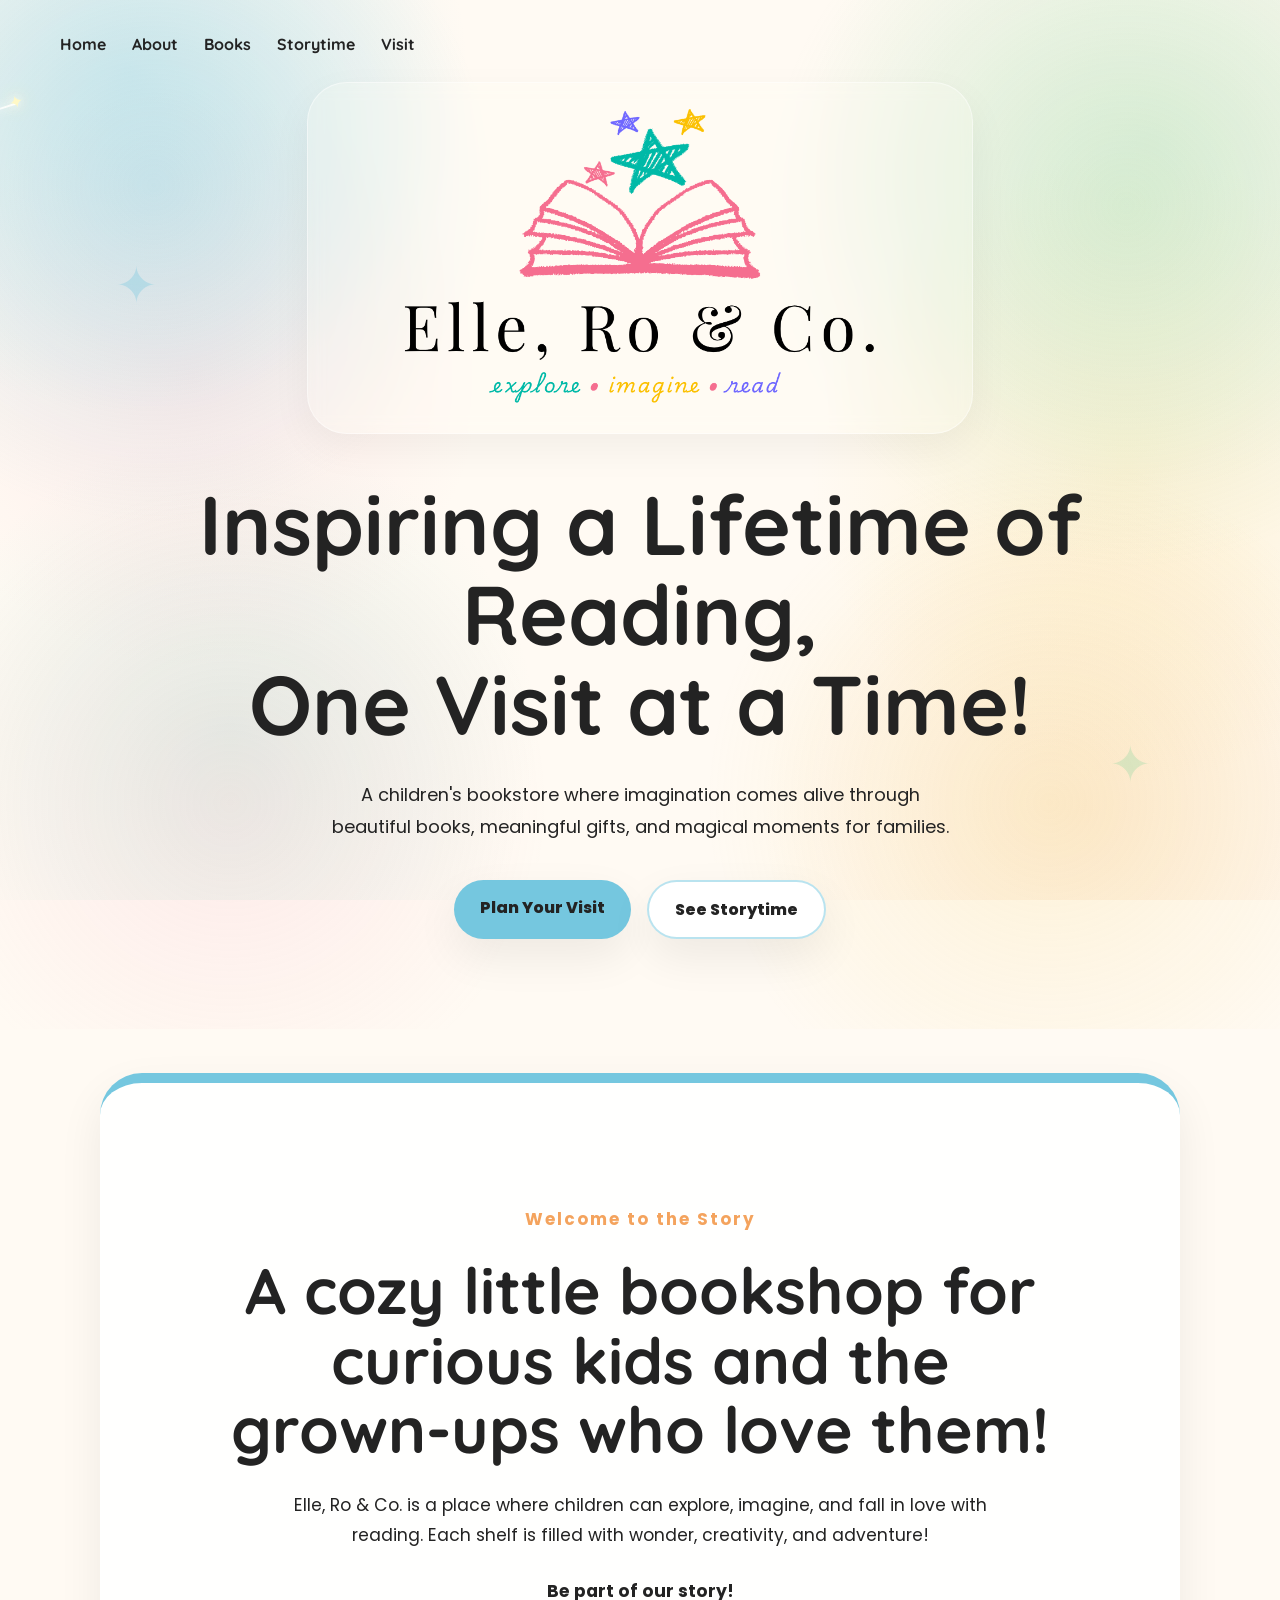
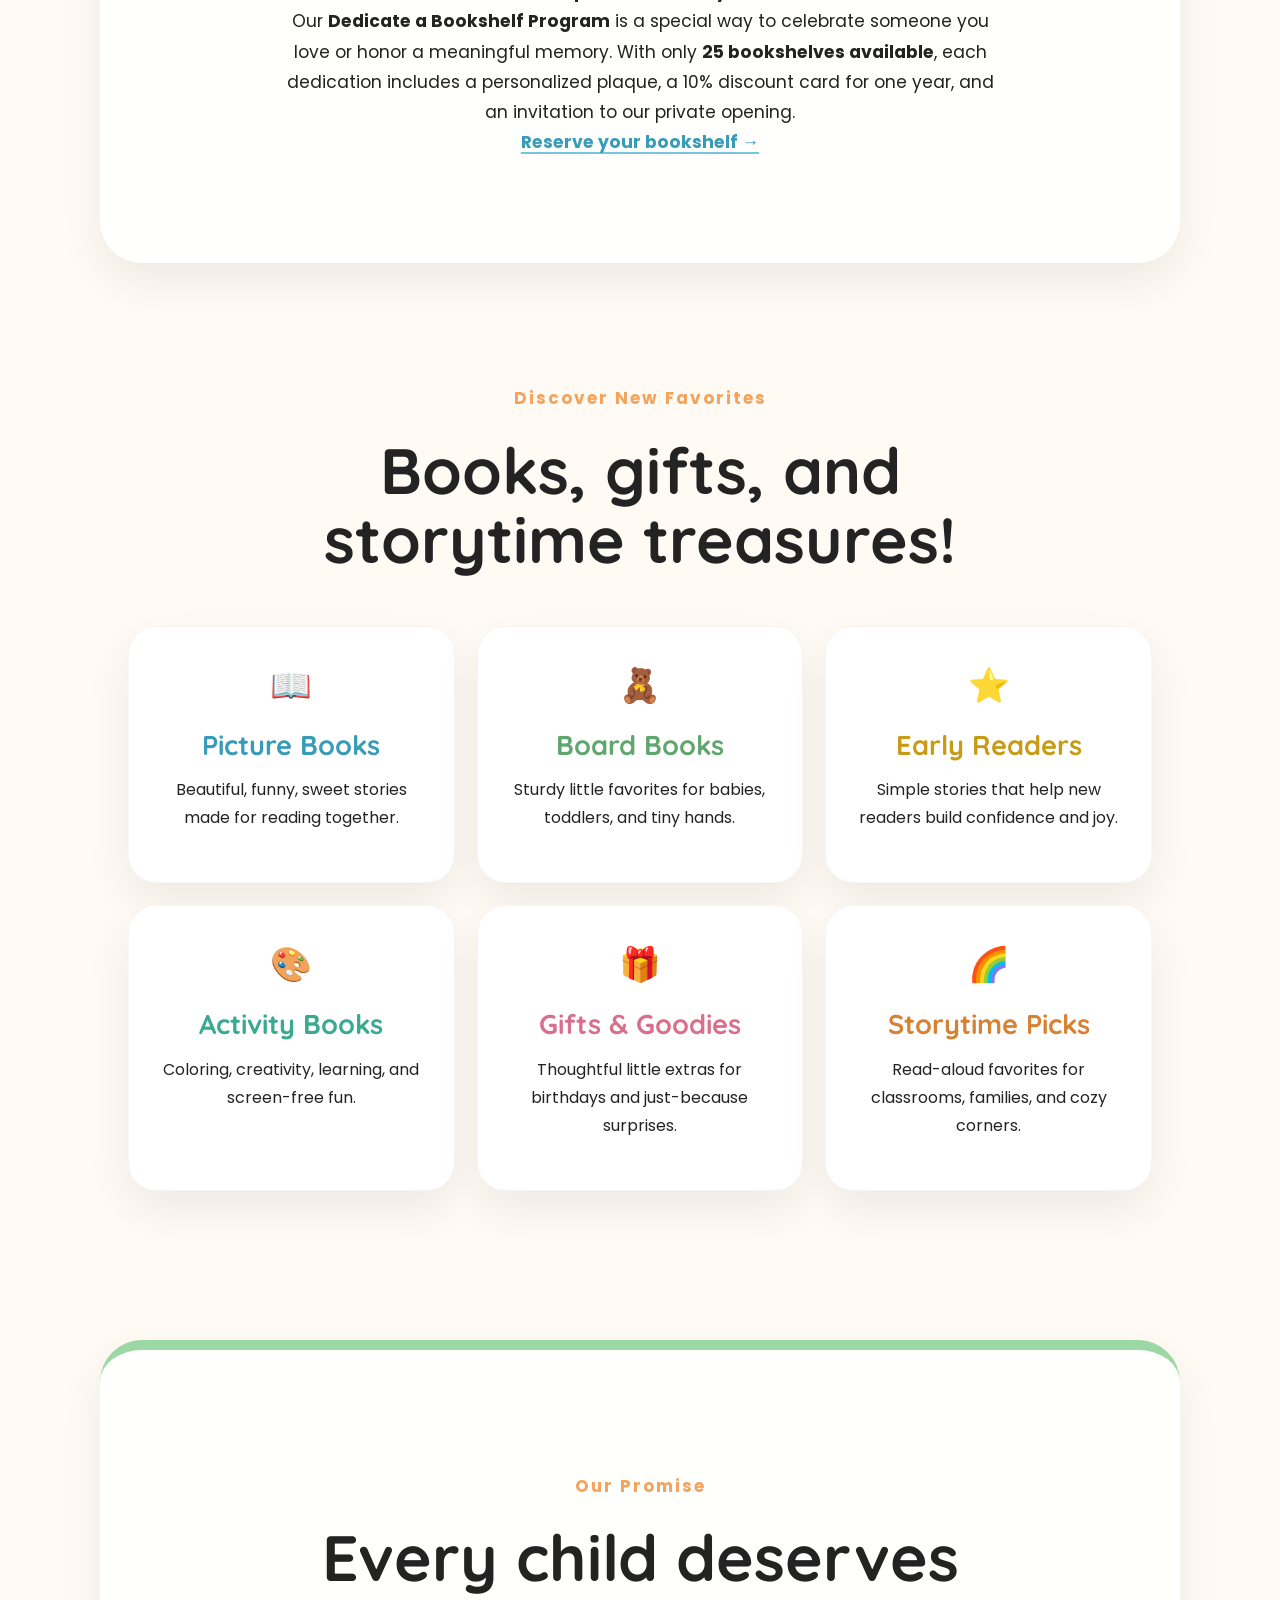
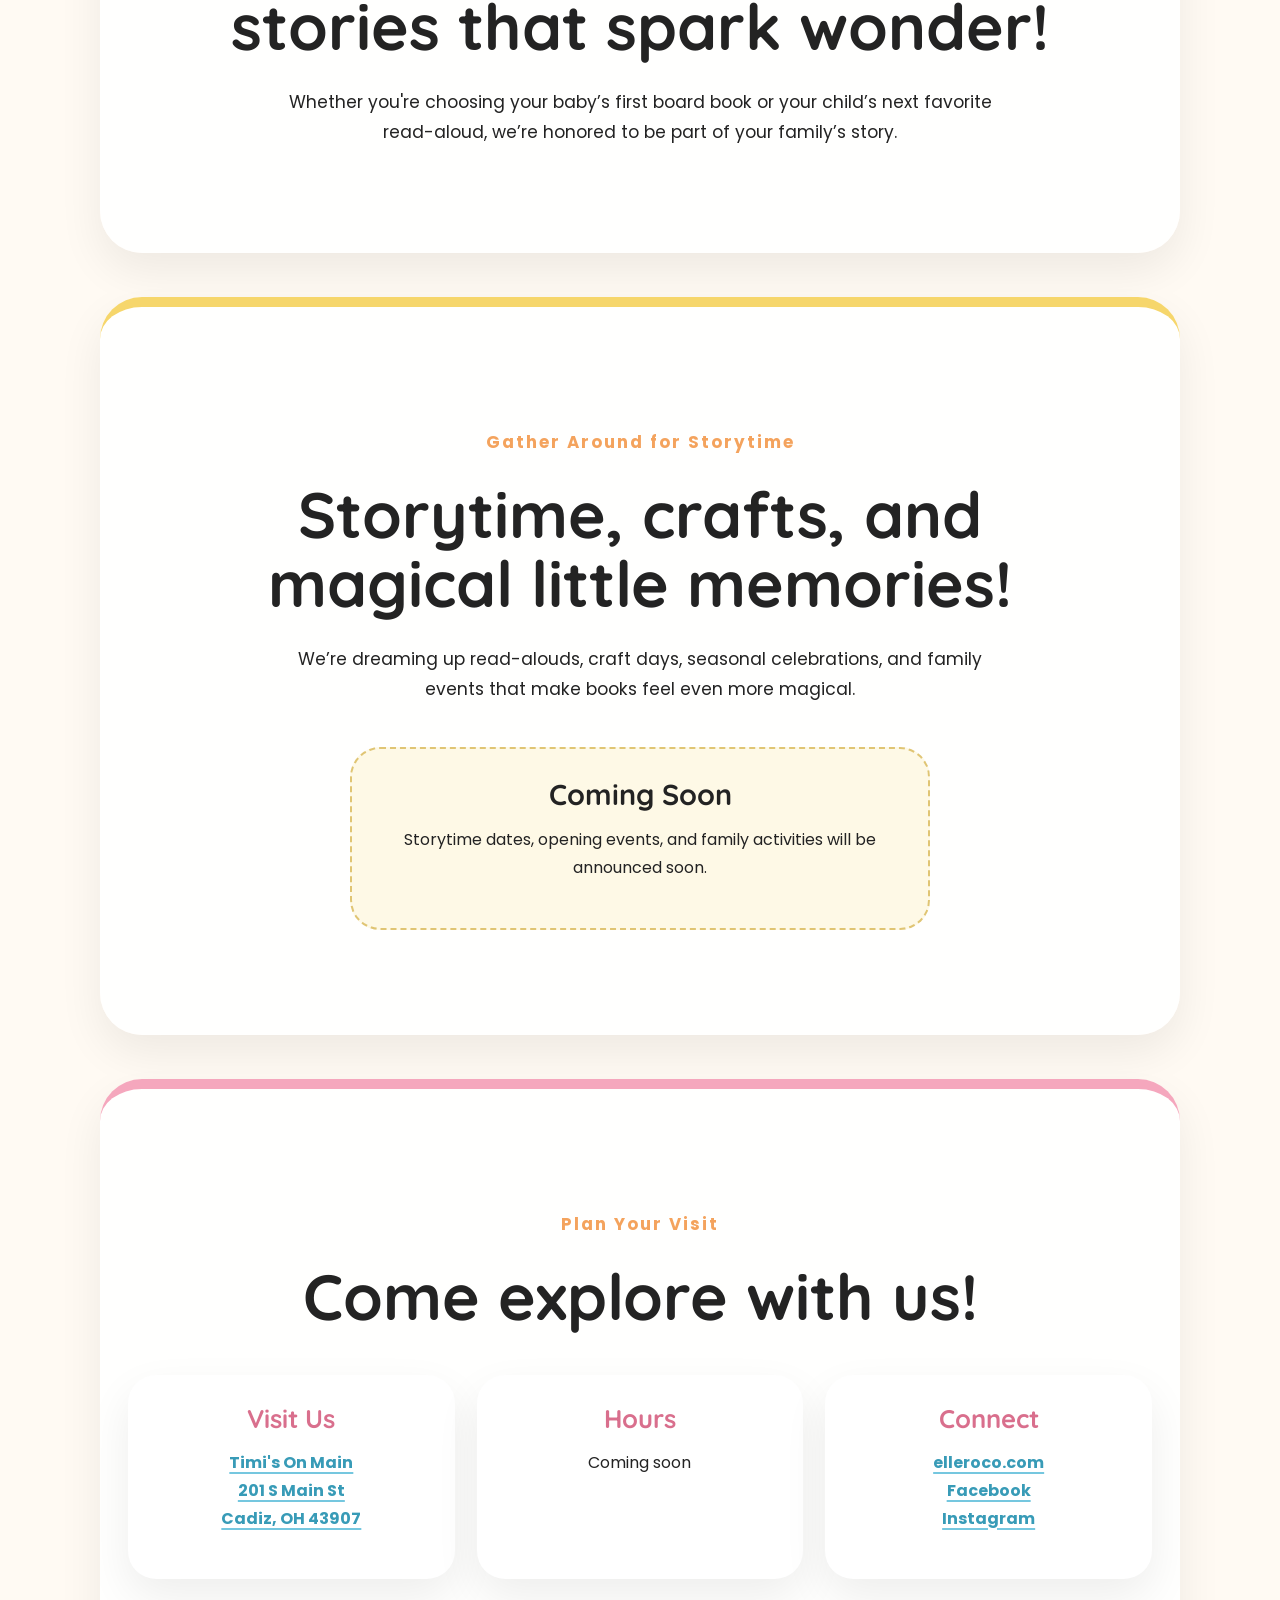
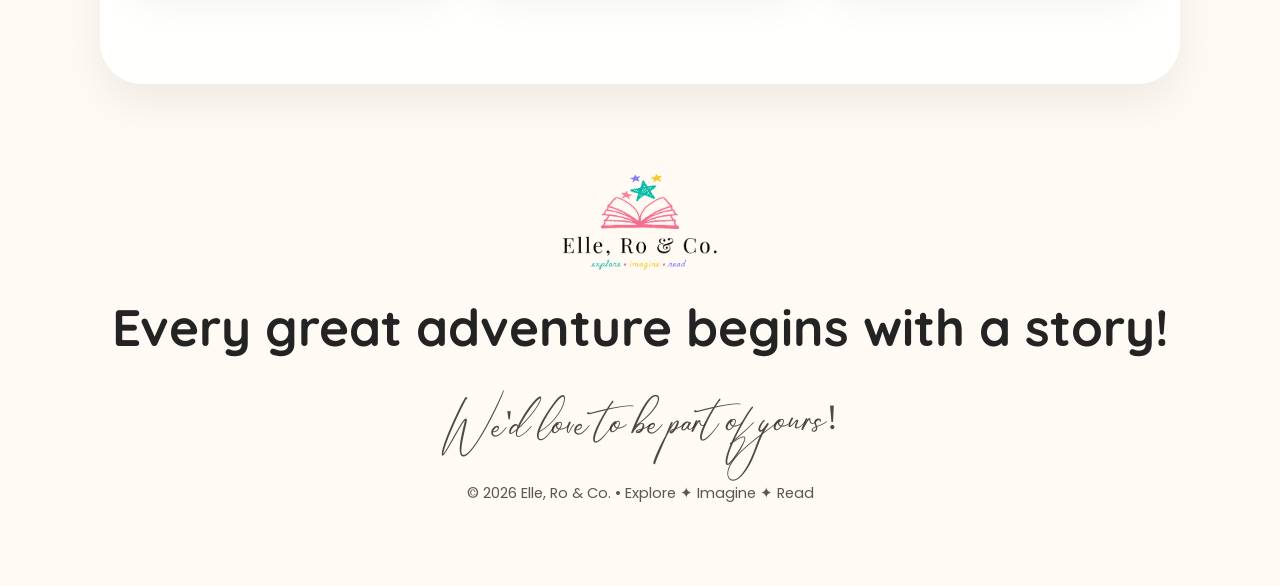
<file: story time.html>
<!DOCTYPE html>
<html lang="en">
<head>
  <meta charset="UTF-8" />
  <meta name="viewport" content="width=device-width, initial-scale=1.0" />

  <title>Elle, Ro & Co. | Children’s Bookstore</title>

  <link rel="icon" type="image/png" href="/favicon.png" />
  <link rel="shortcut icon" type="image/png" href="/favicon.png" />
  <link rel="stylesheet" href="styles.css" />
</head>

<body>
  <div class="page-sparkles" aria-hidden="true">
  <span class="page-sparkle s1">✦</span>
  <span class="page-sparkle s2">✦</span>
  <span class="page-sparkle s3">✦</span>
  <span class="page-sparkle s4">✦</span>
  <span class="page-sparkle s5">✦</span>
  <span class="page-sparkle s6">✦</span>
  <span class="page-sparkle s7">✦</span>
  <span class="page-sparkle s8">✦</span>
  <span class="page-sparkle s9">✦</span>
  <span class="page-sparkle s10">✦</span>
  <span class="page-sparkle s11">✦</span>
  <span class="page-sparkle s12">✦</span>
  <span class="page-sparkle s13">✦</span>
  <span class="page-sparkle s14">✦</span>
  <span class="page-sparkle s15">✦</span>
  <span class="page-sparkle s16">✦</span>
</div>
  <header class="hero" id="home">
    <div class="shooting-star"></div>

    <nav class="nav">
     <div class="nav-links">
  <a href="index.html">Home</a>
  <a href="about.html">About</a>
  <a href="books.html">Books</a>
  <a href="storytime.html">Storytime</a>
  <a href="visit.html">Visit</a>
</div>

      <a href="index.html" class="logo-card">
        <img
          src="logo.png"
          alt="Elle, Ro & Co. logo"
          class="logo"
        />
      </a>
    </nav>

    <div class="hero-cloud cloud-one"></div>
    <div class="hero-cloud cloud-two"></div>

    <section class="hero-content">
      <h1>
        Inspiring a Lifetime of Reading,<br />
        One Visit at a Time!
      </h1>

      <p class="hero-text">
        A children's bookstore where imagination comes alive through beautiful
        books, meaningful gifts, and magical moments for families.
      </p>

     <div class="buttons">
  <a href="visit.html" class="btn primary">Plan Your Visit</a>
  <a href="storytime.html" class="btn secondary">See Storytime</a>
</div>
    </section>
  </header>

  <main>
    <section id="about" class="section about">
  <p class="section-label">Welcome to the Story</p>

  <h2>
    A cozy little bookshop for curious kids and the grown-ups who love them!
  </h2>

  <p>
    Elle, Ro & Co. is a place where children can explore, imagine, and fall in
    love with reading. Each shelf is filled with wonder, creativity, and
    adventure!
  </p>

  <p style="margin-top: 26px;">
    <strong>Be part of our story!</strong><br />

    Our <strong>Dedicate a Bookshelf Program</strong> is a special way to
    celebrate someone you love or honor a meaningful memory. With only
    <strong>25 bookshelves available</strong>, each dedication includes a
    personalized plaque, a 10% discount card for one year, and an invitation
    to our private opening.
  </p>

  <p>
    <a href="sponsor.html" class="location-link">
      Reserve your bookshelf →
    </a>
  </p>
</section>

    <section id="books" class="section books">
      <p class="section-label">Discover New Favorites</p>
      <h2>Books, gifts, and storytime treasures!</h2>

      <div class="book-grid">
        <article class="shelf-book blue">
          <span>📖</span>
          <h3>Picture Books</h3>
          <p>Beautiful, funny, sweet stories made for reading together.</p>
        </article>

        <article class="shelf-book green">
          <span>🧸</span>
          <h3>Board Books</h3>
          <p>Sturdy little favorites for babies, toddlers, and tiny hands.</p>
        </article>

        <article class="shelf-book yellow">
          <span>⭐</span>
          <h3>Early Readers</h3>
          <p>Simple stories that help new readers build confidence and joy.</p>
        </article>

        <article class="shelf-book teal">
          <span>🎨</span>
          <h3>Activity Books</h3>
          <p>Coloring, creativity, learning, and screen-free fun.</p>
        </article>

        <article class="shelf-book pink">
          <span>🎁</span>
          <h3>Gifts &amp; Goodies</h3>
          <p>
            Thoughtful little extras for birthdays and just-because surprises.
          </p>
        </article>

        <article class="shelf-book orange">
          <span>🌈</span>
          <h3>Storytime Picks</h3>
          <p>
            Read-aloud favorites for classrooms, families, and cozy corners.
          </p>
        </article>
      </div>
    </section>

    <section class="section promise">
      <p class="section-label">Our Promise</p>
      <h2>Every child deserves stories that spark wonder!</h2>

      <p>
        Whether you're choosing your baby’s first board book or your child’s
        next favorite read-aloud, we’re honored to be part of your family’s
        story.
      </p>
    </section>

    <section id="events" class="section events">
      <p class="section-label">Gather Around for Storytime</p>
      <h2>Storytime, crafts, and magical little memories!</h2>

      <p>
        We’re dreaming up read-alouds, craft days, seasonal celebrations, and
        family events that make books feel even more magical.
      </p>

      <div class="event-box">
        <h3>Coming Soon</h3>
        <p>
          Storytime dates, opening events, and family activities will be
          announced soon.
        </p>
      </div>
    </section>

    <section id="visit" class="section visit">
      <p class="section-label">Plan Your Visit</p>
      <h2>Come explore with us!</h2>

      <div class="visit-grid">
        <div>
          <h3>Visit Us</h3>

          <p>
            <a
              href="https://maps.google.com/?q=Timi%27s+On+Main+201+S+Main+St+Cadiz+OH+43907"
              target="_blank"
              rel="noopener noreferrer"
              class="location-link"
            >
              Timi's On Main<br />
              201 S Main St<br />
              Cadiz, OH 43907
            </a>
          </p>
        </div>

        <div>
          <h3>Hours</h3>
          <p>Coming soon</p>
        </div>

       <div>
  <h3>Connect</h3>

  <p>
    <a
      href="https://elleroco.com"
      target="_blank"
      rel="noopener noreferrer"
      class="location-link"
    >
      elleroco.com
    </a>
    <br>

    <a
      href="https://www.facebook.com/profile.php?id=61591888374764"
      target="_blank"
      rel="noopener noreferrer"
      class="location-link"
    >
      Facebook
    </a>
    <br>

    <a
      href="https://www.instagram.com/ellero.co/"
      target="_blank"
      rel="noopener noreferrer"
      class="location-link"
    >
      Instagram
    </a>
  </p>
</div>
      </div>
    </section>
  </main>

  <footer class="footer">
    <img
      src="logo.png"
      alt="Elle, Ro & Co. logo"
      class="footer-logo"
    />

    <h2>Every great adventure begins with a story!</h2>

    <p class="signature-line">
      We'd love to be part of yours!
    </p>

    <p class="copyright">
      © 2026 Elle, Ro &amp; Co. • Explore ✦ Imagine ✦ Read
    </p>
  </footer>

  <script src="script.js"></script>
</body>
</html>
</file>
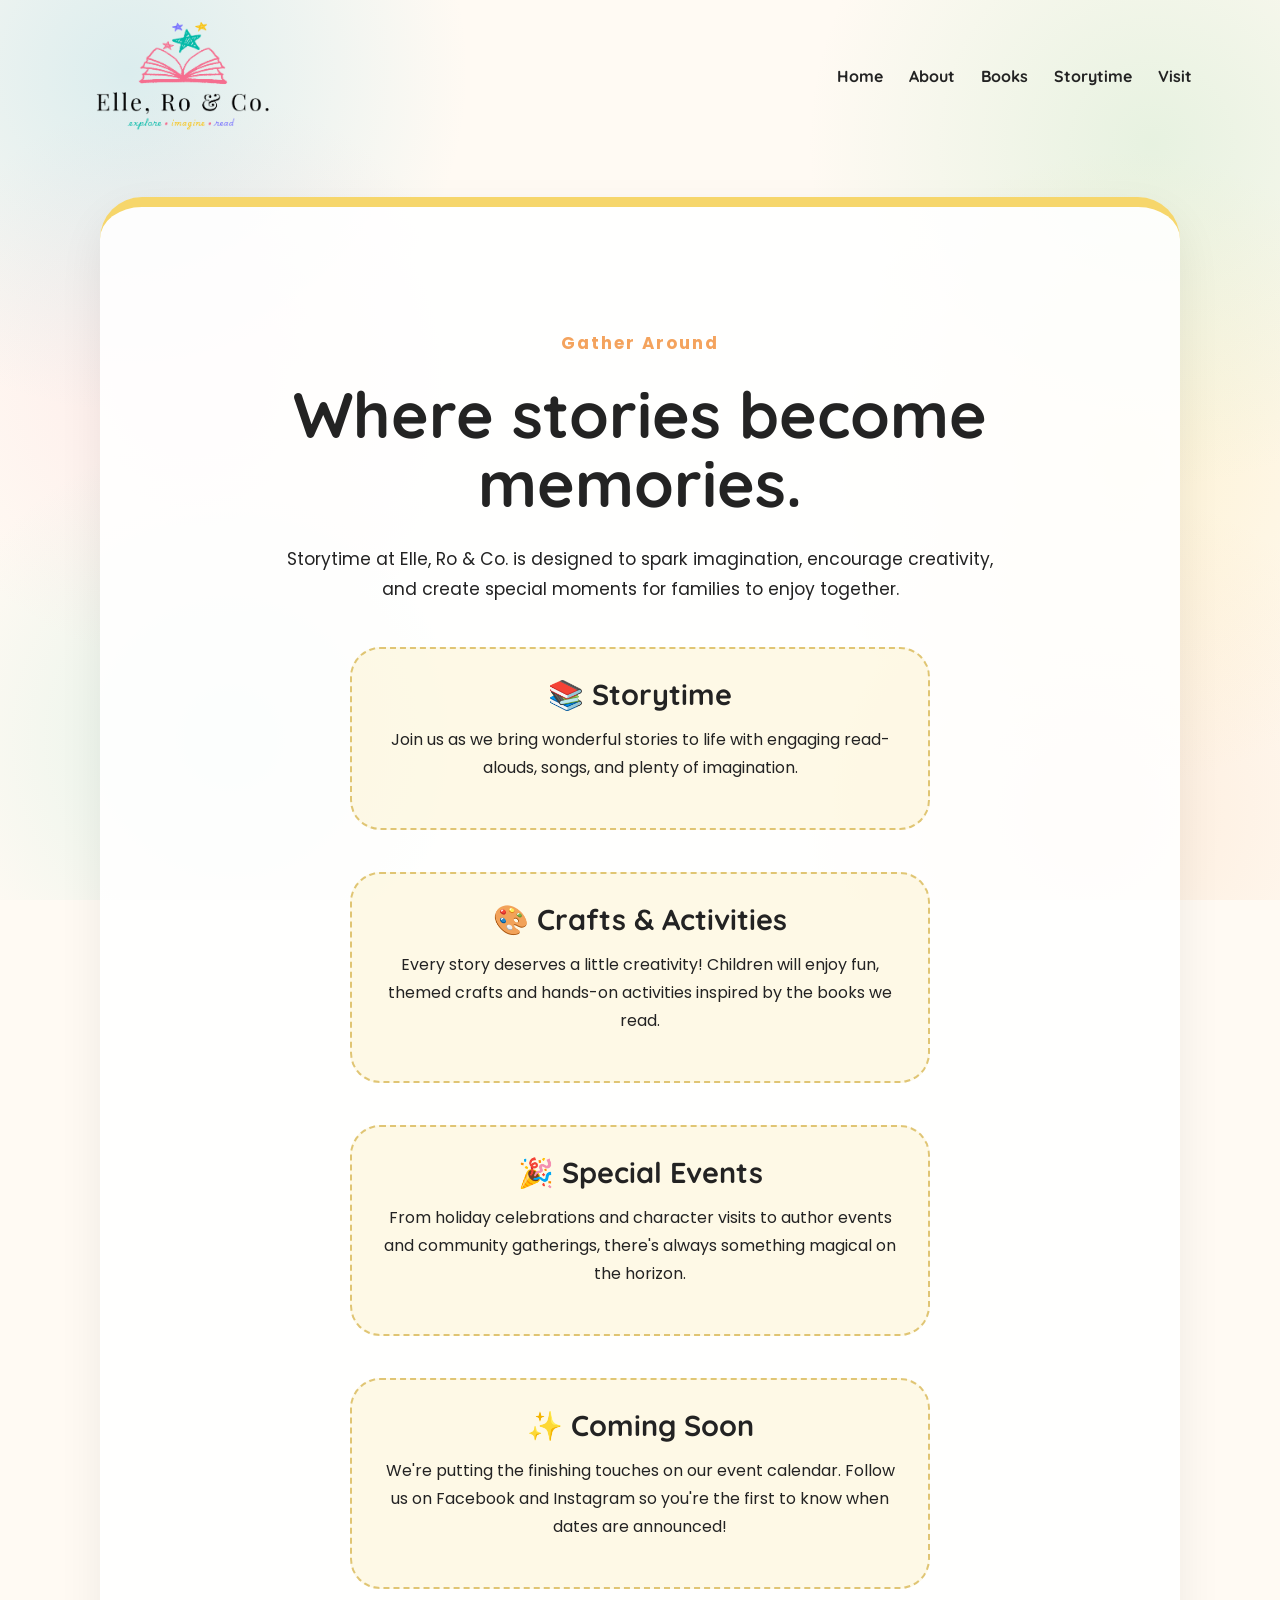
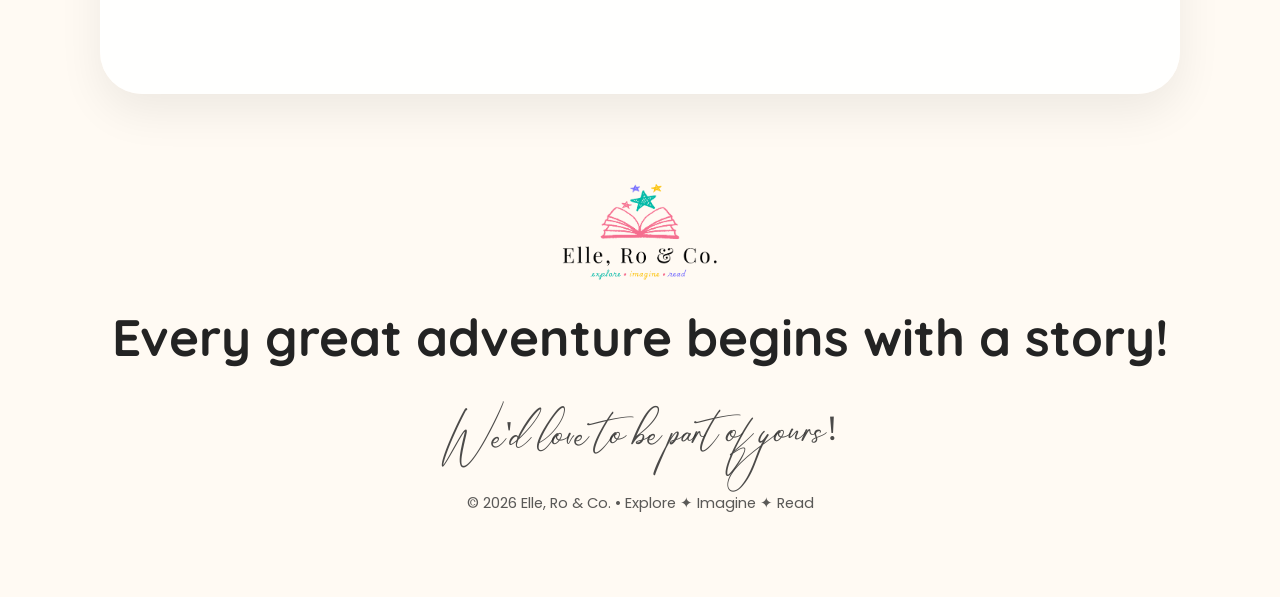
<file: storytime.html>
<!DOCTYPE html>
<html lang="en">
<head>
  <meta charset="UTF-8" />
  <meta name="viewport" content="width=device-width, initial-scale=1.0" />

  <title>Elle, Ro & Co. | Children’s Bookstore</title>
  <link rel="icon" type="image/png" href="/favicon.png" />
  <link rel="shortcut icon" type="image/png" href="/favicon.png" />
  <link rel="stylesheet" href="styles.css" />
</head>

<body>
  <div class="page-sparkles" aria-hidden="true">
  <span class="page-sparkle s1">✦</span>
  <span class="page-sparkle s2">✦</span>
  <span class="page-sparkle s3">✦</span>
  <span class="page-sparkle s4">✦</span>
  <span class="page-sparkle s5">✦</span>
  <span class="page-sparkle s6">✦</span>
  <span class="page-sparkle s7">✦</span>
  <span class="page-sparkle s8">✦</span>
  <span class="page-sparkle s9">✦</span>
  <span class="page-sparkle s10">✦</span>
  <span class="page-sparkle s11">✦</span>
  <span class="page-sparkle s12">✦</span>
  <span class="page-sparkle s13">✦</span>
  <span class="page-sparkle s14">✦</span>
  <span class="page-sparkle s15">✦</span>
  <span class="page-sparkle s16">✦</span>
</div>
 <header class="inner-header">
  <nav class="inner-nav">
    <a href="index.html" class="inner-logo-link">
      <img
        src="logo.png"
        alt="Elle, Ro & Co. logo"
        class="inner-logo"
      />
    </a>

    <div class="inner-nav-links">
      <a href="index.html">Home</a>
      <a href="about.html">About</a>
      <a href="books.html">Books</a>
      <a href="storytime.html">Storytime</a>
      <a href="visit.html">Visit</a>
    </div>
  </nav>
</header>

  <main>

<section class="section events">

    <p class="section-label">Gather Around</p>

    <h2>Where stories become memories.</h2>

    <p>
        Storytime at Elle, Ro &amp; Co. is designed to spark imagination,
        encourage creativity, and create special moments for families to enjoy
        together.
    </p>

    <div class="event-box">
        <h3>📚 Storytime</h3>

        <p>
            Join us as we bring wonderful stories to life with engaging
            read-alouds, songs, and plenty of imagination.
        </p>
    </div>

    <div class="event-box">
        <h3>🎨 Crafts & Activities</h3>

        <p>
            Every story deserves a little creativity! Children will enjoy fun,
            themed crafts and hands-on activities inspired by the books we read.
        </p>
    </div>

    <div class="event-box">
        <h3>🎉 Special Events</h3>

        <p>
            From holiday celebrations and character visits to author events and
            community gatherings, there's always something magical on the
            horizon.
        </p>
    </div>

    <div class="event-box">
        <h3>✨ Coming Soon</h3>

        <p>
            We're putting the finishing touches on our event calendar. Follow us
            on Facebook and Instagram so you're the first to know when dates are
            announced!
        </p>
    </div>

</section>

</main>

  <footer class="footer">
    <img
      src="logo.png"
      alt="Elle, Ro & Co. logo"
      class="footer-logo"
    />

    <h2>Every great adventure begins with a story!</h2>

    <p class="signature-line">
      We'd love to be part of yours!
    </p>

    <p class="copyright">
      © 2026 Elle, Ro &amp; Co. • Explore ✦ Imagine ✦ Read
    </p>
  </footer>

  <script src="script.js"></script>
</body>
</html>
</file>
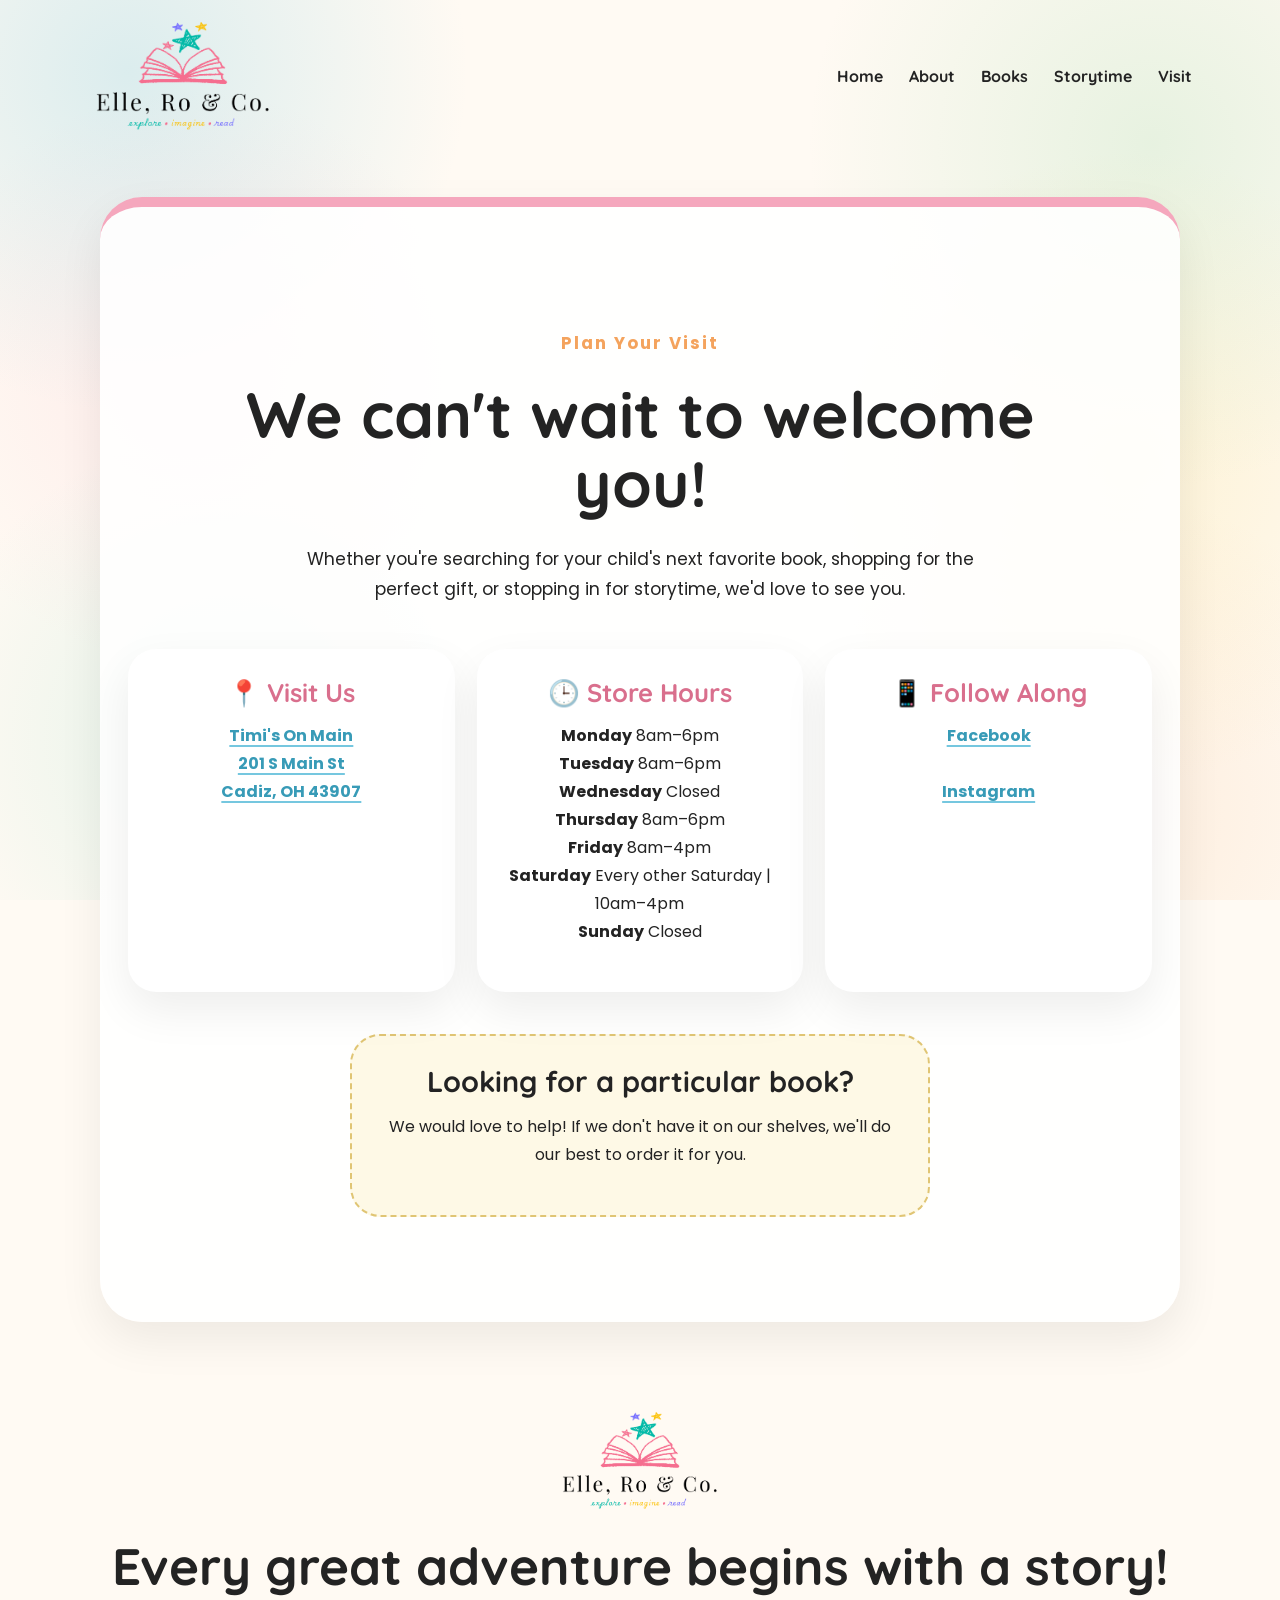
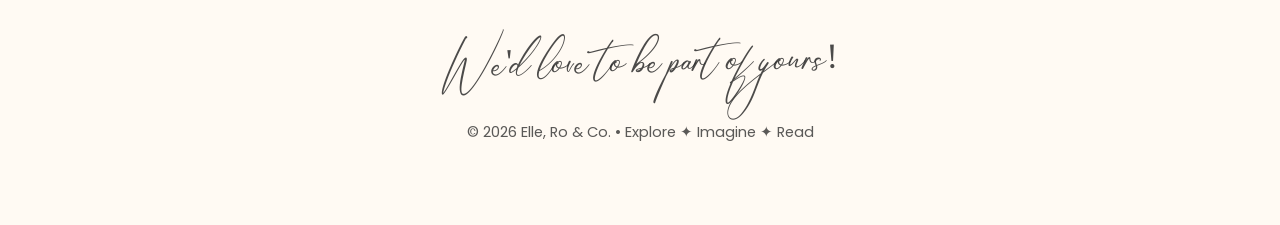
<file: visit.html>
<!DOCTYPE html>
<html lang="en">
<head>
  <meta charset="UTF-8" />
  <meta name="viewport" content="width=device-width, initial-scale=1.0" />

  <title>Elle, Ro & Co. | Children’s Bookstore</title>

  <link rel="icon" type="image/png" href="/favicon.png" />
  <link rel="shortcut icon" type="image/png" href="/favicon.png" />
  <link rel="stylesheet" href="styles.css" />
</head>

<body>
  <div class="page-sparkles" aria-hidden="true">
  <span class="page-sparkle s1">✦</span>
  <span class="page-sparkle s2">✦</span>
  <span class="page-sparkle s3">✦</span>
  <span class="page-sparkle s4">✦</span>
  <span class="page-sparkle s5">✦</span>
  <span class="page-sparkle s6">✦</span>
  <span class="page-sparkle s7">✦</span>
  <span class="page-sparkle s8">✦</span>
  <span class="page-sparkle s9">✦</span>
  <span class="page-sparkle s10">✦</span>
  <span class="page-sparkle s11">✦</span>
  <span class="page-sparkle s12">✦</span>
  <span class="page-sparkle s13">✦</span>
  <span class="page-sparkle s14">✦</span>
  <span class="page-sparkle s15">✦</span>
  <span class="page-sparkle s16">✦</span>
</div>
  <header class="inner-header">
  <nav class="inner-nav">
    <a href="index.html" class="inner-logo-link">
      <img
        src="logo.png"
        alt="Elle, Ro & Co. logo"
        class="inner-logo"
      />
    </a>

    <div class="inner-nav-links">
      <a href="index.html">Home</a>
      <a href="about.html">About</a>
      <a href="books.html">Books</a>
      <a href="storytime.html">Storytime</a>
      <a href="visit.html">Visit</a>
    </div>
  </nav>
</header>

  <main>

<section class="section visit">

    <p class="section-label">Plan Your Visit</p>

    <h2>We can't wait to welcome you!</h2>

    <p>
        Whether you're searching for your child's next favorite book,
        shopping for the perfect gift, or stopping in for storytime, we'd
        love to see you.
    </p>

    <div class="visit-grid">

        <div>
            <h3>📍 Visit Us</h3>

            <p>
                <a
                    href="https://maps.google.com/?q=Timi%27s+On+Main+201+S+Main+St+Cadiz+OH+43907"
                    target="_blank"
                    rel="noopener noreferrer"
                    class="location-link"
                >
                    Timi's On Main<br>
                    201 S Main St<br>
                    Cadiz, OH 43907
                </a>
            </p>
        </div>

       <div>
    <h3>🕒 Store Hours</h3>

    <p>
        <strong>Monday</strong> 8am–6pm<br>
        <strong>Tuesday</strong> 8am–6pm<br>
        <strong>Wednesday</strong> Closed<br>
        <strong>Thursday</strong> 8am–6pm<br>
        <strong>Friday</strong> 8am–4pm<br>
        <strong>Saturday</strong> Every other Saturday | 10am–4pm<br>
        <strong>Sunday</strong> Closed
    </p>
</div>

        <div>
            <h3>📱 Follow Along</h3>

            <p>

                <a
                    href="https://www.facebook.com/profile.php?id=61591888374764"
                    target="_blank"
                    class="location-link"
                >
                    Facebook
                </a>

                <br><br>

                <a
                    href="https://www.instagram.com/ellero.co/"
                    target="_blank"
                    class="location-link"
                >
                    Instagram
                </a>

            </p>
        </div>

    </div>

    <div class="event-box">

        <h3>Looking for a particular book?</h3>

        <p>
            We would love to help! If we don't have it on our shelves, we'll do
            our best to order it for you.
        </p>

    </div>

</section>

</main>

  <footer class="footer">
    <img
      src="logo.png"
      alt="Elle, Ro & Co. logo"
      class="footer-logo"
    />

    <h2>Every great adventure begins with a story!</h2>

    <p class="signature-line">
      We'd love to be part of yours!
    </p>

    <p class="copyright">
      © 2026 Elle, Ro &amp; Co. • Explore ✦ Imagine ✦ Read
    </p>
  </footer>

  <script src="script.js"></script>
</body>
</html>
</file>
<file: styles.css>
@import url('https://fonts.googleapis.com/css2?family=Caveat:wght@500;700&family=Quicksand:wght@500;600;700&family=Poppins:wght@400;500;700&display=swap');
@font-face {
    font-family: 'Amsterdam';
    src: url('./fonts/amsterdam.ttf') format('truetype');
    font-weight: normal;
    font-style: normal;
}
:root {
  --cream: #fffaf3;
  --white: #ffffff;
  --ink: #232323;
  --pink: #f5a7bd;
  --yellow: #f6d66b;
  --blue: #75c7df;
  --green: #9bd8a5;
  --teal: #7fd6c2;
  --orange: #f4a35d;
  --shadow: 0 18px 45px rgba(0,0,0,0.07);
}

* {
  box-sizing: border-box;
}

html {
  scroll-behavior: smooth;
}

body {
  margin: 0;
  font-family: 'Poppins', sans-serif;
  color: var(--ink);
  background:
    radial-gradient(circle at 10% 8%, rgba(117,199,223,0.26), transparent 24%),
    radial-gradient(circle at 90% 16%, rgba(155,216,165,0.24), transparent 25%),
    radial-gradient(circle at 15% 42%, rgba(245,167,189,0.18), transparent 24%),
    radial-gradient(circle at 88% 52%, rgba(246,214,107,0.22), transparent 26%),
    radial-gradient(circle at 18% 82%, rgba(127,214,194,0.22), transparent 24%),
    radial-gradient(circle at 85% 90%, rgba(244,163,93,0.16), transparent 24%),
    var(--cream);
  background-attachment: fixed;
}

h1, h2, h3 {
  font-family: 'Quicksand', sans-serif;
  margin: 0;
  line-height: 1.08;
}

p {
  line-height: 1.75;
}

/* HERO */

.hero {
  min-height: 100vh;
  padding: 34px 28px 90px;
  position: relative;
  overflow: hidden;
  background:
    radial-gradient(circle at 12% 18%, rgba(117,199,223,0.28), transparent 24%),
    radial-gradient(circle at 88% 20%, rgba(155,216,165,0.25), transparent 26%),
    radial-gradient(circle at 18% 78%, rgba(245,167,189,0.18), transparent 24%),
    radial-gradient(circle at 82% 78%, rgba(246,214,107,0.2), transparent 26%),
    transparent;
}

.hero::before,
.hero::after {
  content: "✦";
  position: absolute;
  font-size: 3.2rem;
  opacity: 0.35;
  animation: twinkle 3s infinite ease-in-out;
  pointer-events: none;
}

.hero::before {
  top: 24%;
  left: 9%;
  color: var(--blue);
}

.hero::after {
  bottom: 22%;
  right: 10%;
  color: var(--green);
  animation-delay: 1.2s;
}

/* NAV */

.nav {
  max-width: 1160px;
  margin: 0 auto;
  display: flex;
  flex-direction: column;
}

.nav-links {
  width: 100%;
  display: flex;
  justify-content: flex-start;
  align-items: center;
  gap: 26px;
  margin-bottom: 28px;
}

.nav-links a {
  font-family: 'Quicksand', sans-serif;
  text-decoration: none;
  color: var(--ink);
  font-weight: 700;
  font-size: 1rem;
  transition: 0.2s ease;
}

.nav-links a:hover {
  color: var(--blue);
  transform: translateY(-2px);
}

/* CLICKABLE TEXT LINKS */
a.location-link,
a.location-link:link,
a.location-link:visited {
  display: inline;
  color: #389bb7 !important;
  font-weight: 700;
  text-decoration-line: underline;
  text-decoration-color: #75c7df !important;
  text-decoration-thickness: 2px;
  text-underline-offset: 4px;
  overflow-wrap: anywhere;
  transition:
    color 0.25s ease,
    text-decoration-color 0.25s ease;
}

a.location-link:hover,
a.location-link:focus-visible,
a.location-link:active {
  color: #5fa76c !important;
  text-decoration-color: #9bd8a5 !important;
}

/* LOGO */

.logo-card {
  align-self: center;
  display: inline-block;
  background: rgba(255,252,247,0.22);
  backdrop-filter: blur(8px);
  padding: 26px 72px;
  border-radius: 40px;
  border: 1px solid rgba(255,255,255,0.45);
  box-shadow: 0 15px 40px rgba(0,0,0,0.05);
  margin-bottom: 8px;
}

.logo {
  width: 520px;
  max-width: 92vw;
  display: block;
}

.hero-content {
  max-width: 990px;
  margin: 38px auto 0;
  text-align: center;
}

h1 {
  font-size: clamp(3rem, 6.5vw, 5.8rem);
}

.hero-text {
  max-width: 640px;
  margin: 30px auto 0;
  font-size: 1.12rem;
}

.buttons {
  margin-top: 38px;
  display: flex;
  gap: 16px;
  justify-content: center;
  flex-wrap: wrap;
}

.btn {
  text-decoration: none;
  color: var(--ink);
  padding: 15px 26px;
  border-radius: 999px;
  font-weight: 800;
  box-shadow: var(--shadow);
  transition: 0.2s ease;
}

.btn:hover {
  transform: translateY(-4px);
}

.primary {
  background: var(--blue);
}

.secondary {
  background: var(--white);
  border: 2px solid rgba(117,199,223,0.5);
}

/* SECTIONS */

.section {
  max-width: 1080px;
  margin: 0 auto;
  padding: 105px 28px;
  text-align: center;
}

.section-label {
  font-weight: 700;
  color: var(--orange);
  letter-spacing: 2px;
  font-size: 1.05rem;
  margin-bottom: 22px;
}

.section h2 {
  font-size: clamp(2.4rem, 5vw, 4.25rem);
  max-width: 820px;
  margin: 0 auto 26px;
}

.section > p:not(.section-label) {
  max-width: 720px;
  margin: 0 auto;
  font-size: 1.08rem;
}

.about,
.promise,
.events,
.visit {
  background: rgba(255,255,255,0.88);
  border-radius: 42px;
  box-shadow: var(--shadow);
  margin-top: 44px;
  position: relative;
  overflow: hidden;
}

.about { border-top: 10px solid var(--blue); }
.promise { border-top: 10px solid var(--green); }
.events { border-top: 10px solid var(--yellow); }
.visit { border-top: 10px solid var(--pink); }

/* BOOK CARDS */

.book-grid {
  display: grid;
  grid-template-columns: repeat(3, 1fr);
  gap: 22px;
  margin-top: 52px;
}

.shelf-book {
  background: var(--white);
  border-radius: 28px;
  padding: 34px 28px;
  text-align: center;
  min-height: 230px;
  box-shadow: var(--shadow);
  border: 1px solid rgba(0,0,0,0.04);
  transition: 0.22s ease;
}

.shelf-book:hover {
  transform: translateY(-7px);
}

.shelf-book span {
  font-size: 2.1rem;
  display: inline-block;
  margin-bottom: 20px;
}

.shelf-book h3 {
  font-size: 1.7rem;
  margin-bottom: 12px;
}

.shelf-book.blue h3 { color: #389bb7; }
.shelf-book.green h3 { color: #5fa76c; }
.shelf-book.yellow h3 { color: #c79b16; }
.shelf-book.teal h3 { color: #3aa991; }
.shelf-book.pink h3 { color: #d96f8d; }
.shelf-book.orange h3 { color: #d68233; }

/* EVENTS + VISIT */

.event-box {
  margin: 42px auto 0;
  max-width: 580px;
  background: rgba(246,214,107,0.16);
  border: 2px dashed rgba(199,155,22,0.55);
  border-radius: 30px;
  padding: 30px;
}

.event-box h3 {
  font-size: 1.8rem;
}

.visit-grid {
  display: grid;
  grid-template-columns: repeat(3, 1fr);
  gap: 22px;
  margin-top: 44px;
}

.visit-grid div {
  background: var(--white);
  border-radius: 28px;
  padding: 30px;
  box-shadow: var(--shadow);
}

.visit-grid h3 {
  color: #d96f8d;
  font-size: 1.6rem;
}

/* FOOTER */

.footer {
  text-align: center;
  padding: 90px 28px 65px;
}

.footer-logo {
  width: 170px;
  margin-bottom: 22px;
}

.footer h2 {
  font-size: clamp(2rem, 4vw, 3.2rem);
  margin-bottom: 10px;
}

.copyright {
  margin-top: 30px;
  font-size: 0.92rem;
  opacity: 0.75;
}

.signature-line {
    font-family: 'Amsterdam', cursive;
    font-size: 2.2rem;
    color: rgba(35,35,35,.82);
    margin-top: 48px;
    transform: rotate(-1deg);
    line-height: 1.2;
}

/* SHOOTING STAR */

.shooting-star {
  position: absolute;
  top: 12%;
  left: -120px;
  width: 140px;
  height: 2px;
  background: linear-gradient(
    to right,
    rgba(255,255,255,0),
    rgba(255,255,255,0.95)
  );
  border-radius: 999px;
  box-shadow: 0 0 10px rgba(255,255,255,0.9);
  transform: rotate(-18deg);
  animation: shootingStar 22s linear infinite;
  pointer-events: none;
  z-index: 2;
}

.shooting-star::after {
  content: "✦";
  position: absolute;
  right: -8px;
  top: -13px;
  font-size: 1.1rem;
  color: #fff8c6;
  text-shadow:
    0 0 10px #fff,
    0 0 18px #ffe89b;
}

/* PAGE SPARKLES */

.page-sparkles {
  position: fixed;
  inset: 0;
  pointer-events: none;
  z-index: 0;
  overflow: hidden;
}

.page-sparkle {
  position: absolute;
  font-size: 1.2rem;
  opacity: 0;
  animation: pageTwinkle 4s ease-in-out infinite;
}

.s1  { top: 7%;  left: 6%;  color: var(--blue);   animation-delay: 0s; }
.s2  { top: 13%; right: 8%;  color: var(--green);  animation-delay: 1.1s; }
.s3  { top: 22%; left: 14%; color: var(--yellow); animation-delay: 2.2s; }
.s4  { top: 29%; right: 13%; color: var(--pink);   animation-delay: 0.7s; }

.s5  { top: 38%; left: 7%;  color: var(--teal);   animation-delay: 1.8s; }
.s6  { top: 44%; right: 6%; color: var(--orange); animation-delay: 2.8s; }
.s7  { top: 51%; left: 18%; color: var(--green);  animation-delay: 0.4s; }
.s8  { top: 57%; right: 17%; color: var(--blue);   animation-delay: 1.5s; }

.s9  { top: 65%; left: 5%;  color: var(--pink);   animation-delay: 2.4s; }
.s10 { top: 71%; right: 9%; color: var(--yellow); animation-delay: 0.9s; }
.s11 { top: 78%; left: 15%; color: var(--orange); animation-delay: 1.9s; }
.s12 { top: 84%; right: 16%; color: var(--teal);  animation-delay: 2.9s; }

.s13 { top: 91%; left: 8%;  color: var(--blue);   animation-delay: 0.5s; }
.s14 { top: 96%; right: 7%; color: var(--green);  animation-delay: 1.6s; }
.s15 { top: 34%; left: 48%; color: var(--yellow); animation-delay: 2.6s; }
.s16 { top: 73%; left: 52%; color: var(--pink);   animation-delay: 1.2s; }

.s1,
.s6,
.s11,
.s15 {
  font-size: 0.85rem;
}

.s3,
.s8,
.s13 {
  font-size: 1.55rem;
}

/* ANIMATIONS */

@keyframes twinkle {
  0%, 100% {
    transform: scale(1) rotate(0deg);
    opacity: 0.25;
  }

  50% {
    transform: scale(1.3) rotate(12deg);
    opacity: 0.7;
  }
}

@keyframes shootingStar {
  0% {
    transform: translate(-120px, -40px) rotate(-18deg);
    opacity: 0;
  }

  2% {
    opacity: 1;
  }

  7% {
    transform: translate(1450px, 340px) rotate(-18deg);
    opacity: 0;
  }

  100% {
    transform: translate(1450px, 340px) rotate(-18deg);
    opacity: 0;
  }
}
@keyframes pageTwinkle {
  0%,
  100% {
    opacity: 0.08;
    transform: scale(0.8) rotate(0deg);
  }

  50% {
    opacity: 0.65;
    transform: scale(1.25) rotate(12deg);
  }
}

.hero,
.section,
.footer {
  position: relative;
  z-index: 1;
}

/* INNER PAGE NAVIGATION */

.inner-nav {
  max-width: 1160px;
  margin: 0 auto;
  padding: 22px 28px;
  display: flex;
  align-items: center;
  justify-content: space-between;
  gap: 30px;
}

.inner-logo-link {
  display: inline-block;
  flex-shrink: 0;
}

.inner-logo {
  display: block;
  width: 190px;
  height: auto;
}

.inner-hero {
  min-height: auto;
  padding-bottom: 70px;
}

.inner-nav-links {
  display: flex;
  align-items: center;
  justify-content: flex-end;
  gap: 26px;
  flex-wrap: wrap;
}

.inner-nav-links a {
  font-family: 'Quicksand', sans-serif;
  text-decoration: none;
  color: var(--ink);
  font-weight: 700;
  font-size: 1rem;
  transition: 0.2s ease;
}

.inner-nav-links a:hover {
  color: var(--blue);
  transform: translateY(-2px);
}

@media (max-width: 850px) {
  .inner-nav {
    padding: 16px 18px;
    flex-direction: column;
    gap: 15px;
  }

  .inner-logo {
    width: 150px;
  }

  .inner-nav-links {
    width: 100%;
    justify-content: flex-start;
    flex-wrap: nowrap;
    gap: 20px;
    overflow-x: auto;
    padding-bottom: 5px;
    scrollbar-width: none;
  }

  .inner-nav-links::-webkit-scrollbar {
    display: none;
  }

  .inner-nav-links a {
    flex: 0 0 auto;
    font-size: 0.94rem;
  }
}

/* HOMEPAGE BOOKSHELF FEATURE */

.bookshelf-feature {
  background:
    radial-gradient(circle at top left, rgba(117,199,223,0.18), transparent 34%),
    radial-gradient(circle at bottom right, rgba(245,167,189,0.16), transparent 34%),
    rgba(255,255,255,0.94);
  border-top: 10px solid var(--blue);
  border-radius: 42px;
  box-shadow: var(--shadow);
  margin-top: 44px;
  position: relative;
  overflow: hidden;
}

.bookshelf-feature > p:not(.section-label) {
  max-width: 760px;
}

.dedication-details {
  display: grid;
  grid-template-columns: repeat(3, 1fr);
  gap: 22px;
  margin-top: 48px;
}

.dedication-card {
  background: var(--white);
  border-radius: 28px;
  padding: 32px 26px;
  box-shadow: var(--shadow);
  border: 1px solid rgba(0,0,0,0.04);
}

.dedication-card span {
  display: inline-block;
  margin-bottom: 16px;
  font-size: 2.2rem;
}

.dedication-card h3 {
  margin-bottom: 12px;
  font-size: 1.55rem;
  color: #389bb7;
}

.dedication-card p {
  margin: 0;
  font-size: 0.98rem;
}

.home-preview {
  margin-top: 44px;
}

/* ==========================
   MOBILE
========================== */

@media (max-width: 850px) {
  html,
  body {
    width: 100%;
    max-width: 100%;
    margin: 0;
    overflow-x: hidden;
  }

  body {
    background-attachment: scroll;
  }

  .hero {
    width: 100%;
    min-height: auto;
    padding: 18px 0 64px;
    overflow: hidden;
  }

  .hero::before {
    top: 19%;
    left: 4%;
    font-size: 2rem;
  }

  .hero::after {
    right: 5%;
    bottom: 10%;
    font-size: 2rem;
  }

    .dedication-details {
  grid-template-columns: 1fr;
  gap: 17px;
  margin-top: 34px;
}

.dedication-card {
  width: 100%;
  max-width: 360px;
  margin: 0 auto;
  padding: 27px 22px;
  border-radius: 24px;
}

.bookshelf-feature {
  border-radius: 28px;
  margin-top: 28px;
}
    
  /* NAVIGATION */

  .nav {
    width: 100%;
    max-width: none;
    margin: 0;
    padding: 0;
  }

  .nav-links {
    width: 100%;
    display: flex;
    flex-wrap: nowrap;
    justify-content: flex-start;
    align-items: center;
    gap: 21px;
    margin: 0 0 22px;
    padding: 10px 18px 12px;
    overflow-x: auto;
    scrollbar-width: none;
    -webkit-overflow-scrolling: touch;
  }

  .nav-links::-webkit-scrollbar {
    display: none;
  }

  .nav-links a {
    flex: 0 0 auto;
    padding: 4px 0;
    font-size: 0.94rem;
  }

  /* LOGO */

  .logo-card {
    width: calc(100% - 36px);
    max-width: 430px;
    margin: 0 auto;
    padding: 15px 18px;
    border-radius: 26px;
  }

  .logo {
    display: block;
    width: 100%;
    max-width: 350px;
    height: auto;
    margin: 0 auto;
  }

  /* HERO TEXT */

  .hero-content {
    width: calc(100% - 36px);
    max-width: 600px;
    margin: 27px auto 0;
    padding: 0;
  }

  h1 {
    font-size: clamp(2.35rem, 11vw, 3.5rem);
    line-height: 1.04;
  }

  .hero-text {
    width: 100%;
    max-width: 500px;
    margin: 21px auto 0;
    font-size: 0.98rem;
    line-height: 1.7;
  }

  .buttons {
    width: 100%;
    flex-direction: column;
    align-items: center;
    gap: 12px;
    margin-top: 26px;
  }

  .btn {
    width: 100%;
    max-width: 275px;
    padding: 14px 20px;
    text-align: center;
  }

  /* HOMEPAGE SECTIONS */

  .section {
    width: calc(100% - 32px);
    max-width: 650px;
    margin-left: auto;
    margin-right: auto;
    padding: 58px 20px;
  }

  .section-label {
    margin-bottom: 16px;
    font-size: 0.92rem;
    letter-spacing: 1.5px;
  }

  .section h2 {
    max-width: 100%;
    margin-bottom: 21px;
    font-size: clamp(2rem, 8.6vw, 2.85rem);
    line-height: 1.08;
  }

  .section > p:not(.section-label) {
    max-width: 100%;
    font-size: 0.98rem;
    line-height: 1.7;
  }

  .about,
  .promise,
  .events,
  .visit {
    margin-top: 28px;
    border-radius: 28px;
  }

  /* BOOK CARDS */

  .book-grid {
    grid-template-columns: 1fr;
    gap: 17px;
    margin-top: 34px;
  }

  .shelf-book {
    width: 100%;
    max-width: 360px;
    min-height: auto;
    margin: 0 auto;
    padding: 27px 22px;
    border-radius: 24px;
  }

  .shelf-book span {
    margin-bottom: 13px;
    font-size: 1.9rem;
  }

  .shelf-book h3 {
    margin-bottom: 9px;
    font-size: 1.5rem;
  }

  .shelf-book p {
    margin-bottom: 0;
    font-size: 0.94rem;
  }

  /* STORYTIME */

  .event-box {
    width: 100%;
    max-width: 360px;
    margin: 30px auto 0;
    padding: 24px 20px;
    border-radius: 24px;
  }

  /* VISIT */

  .visit-grid {
    grid-template-columns: 1fr;
    gap: 16px;
    margin-top: 32px;
  }

  .visit-grid div {
    width: 100%;
    max-width: 360px;
    margin: 0 auto;
    padding: 25px 20px;
    border-radius: 24px;
  }

  .visit-grid h3 {
    font-size: 1.48rem;
  }

  .location-link {
    margin: 3px 0;
    overflow-wrap: anywhere;
  }

  /* FOOTER */

  .footer {
    width: 100%;
    margin: 0 auto;
    padding: 65px 18px 48px;
  }

  .footer-logo {
    width: 135px;
    max-width: 100%;
    margin-bottom: 18px;
  }

  .footer h2 {
    font-size: clamp(1.9rem, 8vw, 2.65rem);
    line-height: 1.08;
  }

  .signature-line {
    margin-top: 34px;
    margin-left: 0;
    font-size: 1.75rem;
    line-height: 1.3;
  }

  .copyright {
    margin-top: 26px;
    font-size: 0.78rem;
    line-height: 1.6;
  }

  /* SPARKLES */

  .shooting-star {
    display: none;
  }

  .page-sparkle {
    font-size: 0.8rem;
  }

  .s3,
  .s8,
  .s13 {
    font-size: 1.05rem;
  }
}
</file>
